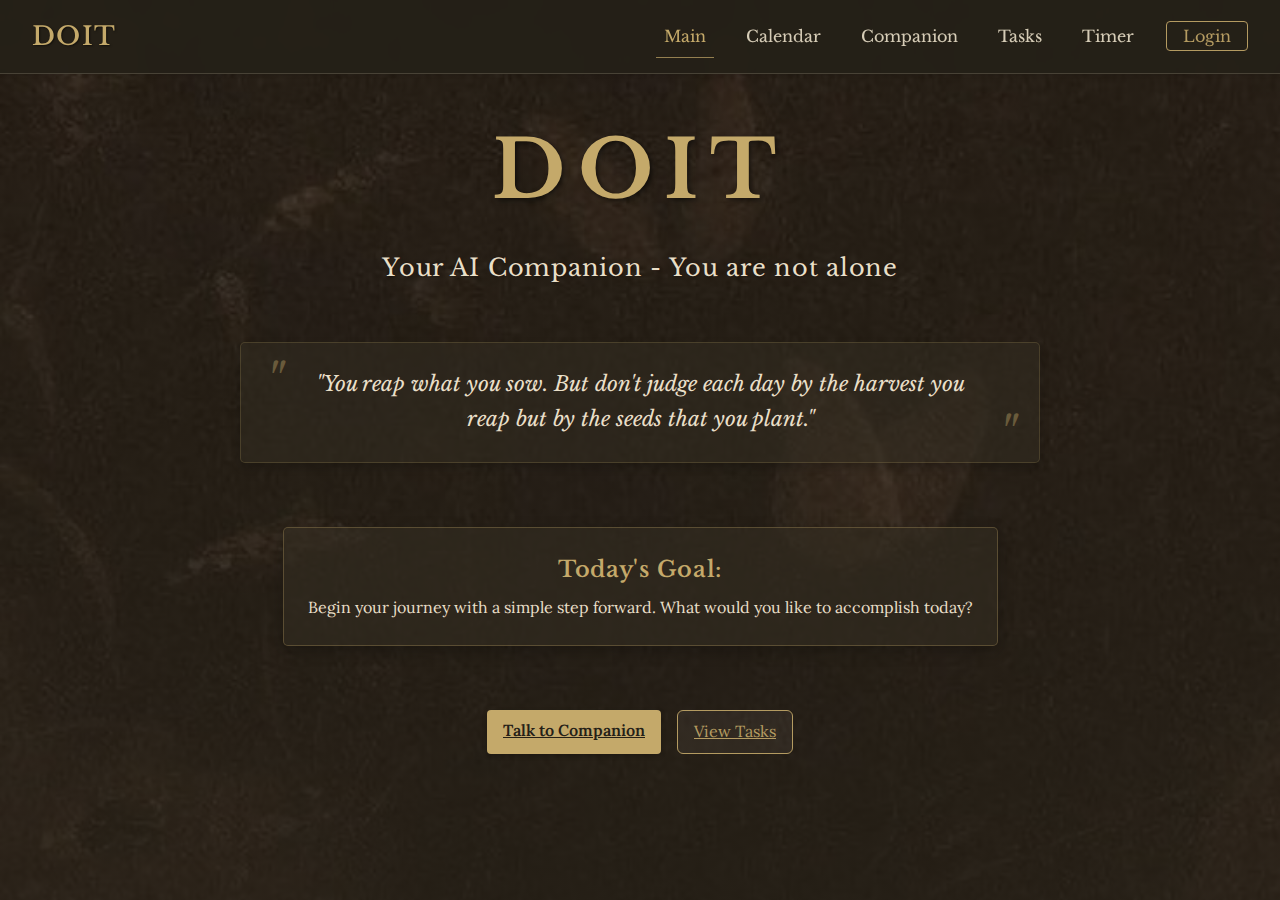
<file: index.html>
<!DOCTYPE html>
<html lang="en">
<head>
    <meta charset="UTF-8">
    <meta name="viewport" content="width=device-width, initial-scale=1.0">
    <title>DOIT - Your AI Companion</title>
    <link rel="stylesheet" href="https://fonts.googleapis.com/css2?family=Libre+Baskerville:wght@400;700&family=Lora:wght@400;500;600&display=swap">
    <link rel="stylesheet" href="css/style.css">
    <link rel="stylesheet" href="https://cdnjs.cloudflare.com/ajax/libs/font-awesome/6.4.0/css/all.min.css"></head>
<body>
    <div class="hero-image">
        <nav class="navbar">
            <div class="nav-logo">DOIT</div>
            <ul class="nav-links">
                <li class="nav-item"><a href="index.html" class="active">Main</a></li>
                <li class="nav-item"><a href="calendar.html">Calendar</a></li>
                <li class="nav-item"><a href="companion.html">Companion</a></li>
                <li class="nav-item"><a href="tasks.html">Tasks</a></li>
                <li class="nav-item"><a href="timer.html">Timer</a></li>
                <li class="nav-item"><a href="login.html" class="login-link">Login</a></li>
            </ul>
        </nav>

        <div class="main-content">
            <div class="hero-content">
                <h1 class="main-title">DOIT</h1>
                <h2 class="subtitle">Your AI Companion - You are not alone</h2>
                
                <div class="quote-container">
                    <blockquote>
                        "You reap what you sow. But don't judge each day by the harvest you reap but by the seeds that you plant."
                    </blockquote>
                </div>
                
                <div class="todays-goal">
                    <h3>Today's Goal:</h3>
                    <p id="goal-text">Begin your journey with a simple step forward. What would you like to accomplish today?</p>
                </div>
                
                <div class="action-buttons">
                    <a href="companion.html" class="btn primary-btn">Talk to Companion</a>
                    <a href="tasks.html" class="btn secondary-btn">View Tasks</a>
                </div>
            </div>
        </div>
    </div>

    <script src="js/app.js"></script>
    <script src="js/web-notifications.js"></script>
</body>
</html>
</file>
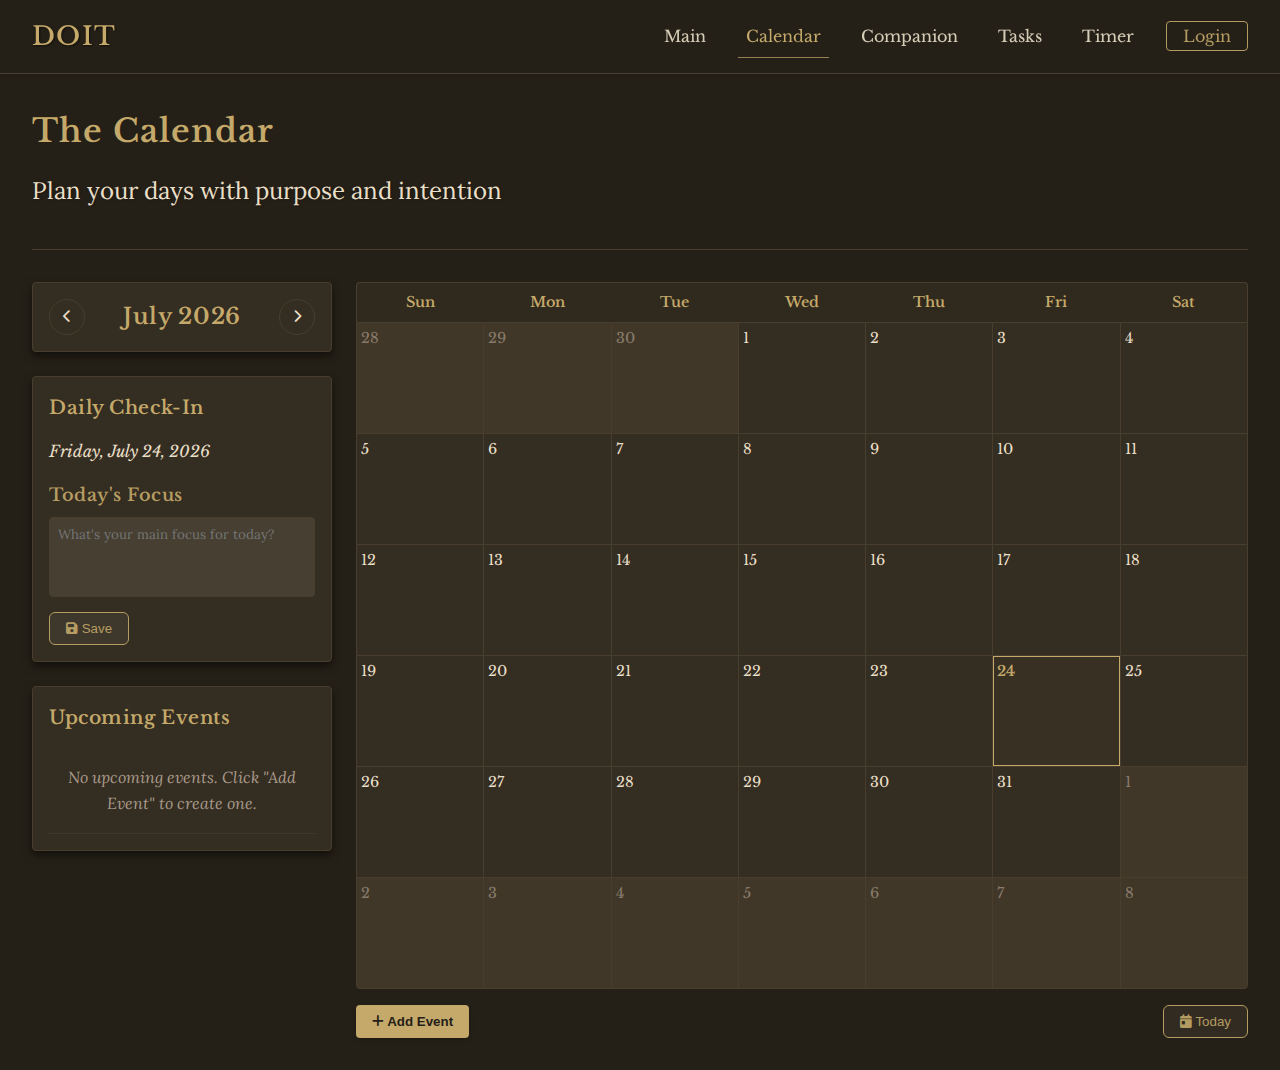
<file: calendar.html>
<!DOCTYPE html>
<html lang="en">
<head>
    <meta charset="UTF-8">
    <meta name="viewport" content="width=device-width, initial-scale=1.0">
    <title>DOIT - Calendar</title>
    <link rel="stylesheet" href="https://fonts.googleapis.com/css2?family=Libre+Baskerville:wght@400;700&family=Lora:wght@400;500;600&display=swap">
    <link rel="stylesheet" href="css/style.css">
    <link rel="stylesheet" href="https://cdnjs.cloudflare.com/ajax/libs/font-awesome/6.4.0/css/all.min.css">
</head>
<body>
    <div class="page-container">
        <nav class="navbar">
            <div class="nav-logo">DOIT</div>
            <ul class="nav-links">
                <li class="nav-item"><a href="index.html">Main</a></li>
                <li class="nav-item"><a href="calendar.html" class="active">Calendar</a></li>
                <li class="nav-item"><a href="companion.html">Companion</a></li>
                <li class="nav-item"><a href="tasks.html">Tasks</a></li>
                <li class="nav-item"><a href="timer.html">Timer</a></li>
                <li class="nav-item"><a href="login.html" class="login-link">Login</a></li>
            </ul>
        </nav>

        <div class="page-content">
            <div class="page-header">
                <h1>The Calendar</h1>
                <p class="subtitle">Plan your days with purpose and intention</p>
            </div>

            <div class="calendar-container">
                <div class="calendar-sidebar">
                    <div class="month-selector">
                        <button id="prevMonth" class="month-nav-btn">
                            <i class="fas fa-chevron-left"></i>
                        </button>
                        <h2 id="currentMonth">May 2025</h2>
                        <button id="nextMonth" class="month-nav-btn">
                            <i class="fas fa-chevron-right"></i>
                        </button>
                    </div>

                    <div class="daily-check-in">
                        <h3>Daily Check-In</h3>
                        <div class="check-in-date">Tuesday, May 20, 2025</div>
                        
                
                        
                        <div class="daily-goals">
                            <h4>Today's Focus</h4>
                            <textarea id="dailyFocus" placeholder="What's your main focus for today?"></textarea>
                            <button id="saveFocus" class="btn secondary-btn">
                                <i class="fas fa-save"></i> Save
                            </button>
                        </div>
                    </div>

                    <div class="upcoming-events">
                        <h3>Upcoming Events</h3>
                        <ul id="upcomingEventsList" class="event-list">
                            <li class="event-item">
                                <div class="event-date">May 22</div>
                                <div class="event-content">
                                    <div class="event-title">Study Group Meeting</div>
                                    <div class="event-time">3:00 PM - 5:00 PM</div>
                                </div>
                            </li>
                            <li class="event-item">
                                <div class="event-date">May 25</div>
                                <div class="event-content">
                                    <div class="event-title">Essay Due: Literature Analysis</div>
                                    <div class="event-time">11:59 PM</div>
                                </div>
                            </li>
                            <li class="event-item empty-message">No more upcoming events.</li>
                        </ul>
                    </div>
                </div>

                <div class="calendar-main">
                    <div class="calendar-header">
                        <div class="weekday">Sun</div>
                        <div class="weekday">Mon</div>
                        <div class="weekday">Tue</div>
                        <div class="weekday">Wed</div>
                        <div class="weekday">Thu</div>
                        <div class="weekday">Fri</div>
                        <div class="weekday">Sat</div>
                    </div>
                    
                    <div class="calendar-grid" id="calendarGrid">
                        <!-- Calendar days will be generated by JavaScript -->
                    </div>
                    
                    <div class="calendar-actions">
                        <button id="addEventBtn" class="btn primary-btn">
                            <i class="fas fa-plus"></i> Add Event
                        </button>
                        <button id="todayBtn" class="btn secondary-btn">
                            <i class="fas fa-calendar-day"></i> Today
                        </button>
                    </div>
                </div>
            </div>
        </div>
    </div>

    <!-- Add Event Modal -->
    <div class="modal" id="addEventModal">
        <div class="modal-background"></div>
        <div class="modal-content">
            <div class="modal-card">
                <header class="modal-card-head">
                    <h2>Add New Event</h2>
                    <button class="modal-close" id="closeEventModal">&times;</button>
                </header>
                <section class="modal-card-body">
                    <div class="form-group">
                        <label for="eventTitle">Event Title</label>
                        <input type="text" id="eventTitle" placeholder="Enter event title...">
                    </div>
                    <div class="form-group">
                        <label for="eventDate">Date</label>
                        <input type="date" id="eventDate">
                    </div>
                    <div class="form-group">
                        <label for="eventStartTime">Start Time</label>
                        <input type="time" id="eventStartTime">
                    </div>
                    <div class="form-group">
                        <label for="eventEndTime">End Time (Optional)</label>
                        <input type="time" id="eventEndTime">
                    </div>
                    <div class="form-group">
                        <label for="eventDescription">Description (Optional)</label>
                        <textarea id="eventDescription" placeholder="Add event details..."></textarea>
                    </div>
                    <div class="form-group">
                        <label for="eventNotify">Notification</label>
                        <select id="eventNotify">
                            <option value="none">None</option>
                            <option value="15min">15 minutes before</option>
                            <option value="30min">30 minutes before</option>
                            <option value="1hour">1 hour before</option>
                            <option value="1day">1 day before</option>
                        </select>
                    </div>
                </section>
                <footer class="modal-card-foot">
                    <button id="saveEvent" class="btn primary-btn">Add Event</button>
                    <button id="cancelEvent" class="btn secondary-btn">Cancel</button>
                    <button id="aiSuggestEvent" class="btn ai-btn">Ask AI to Suggest Time</button>
                </footer>
            </div>
        </div>
    </div>

    <!-- Event Details Modal -->
    <div class="modal" id="eventDetailsModal">
        <div class="modal-background"></div>
        <div class="modal-content">
            <div class="modal-card">
                <header class="modal-card-head">
                    <h2 id="detailsEventTitle">Event Title</h2>
                    <button class="modal-close" id="closeDetailsModal">&times;</button>
                </header>
                <section class="modal-card-body">
                    <div class="event-details">
                        <div class="detail-item">
                            <span class="detail-label"><i class="fas fa-calendar"></i> Date:</span>
                            <span id="detailsEventDate" class="detail-value">May 20, 2025</span>
                        </div>
                        <div class="detail-item">
                            <span class="detail-label"><i class="fas fa-clock"></i> Time:</span>
                            <span id="detailsEventTime" class="detail-value">3:00 PM - 5:00 PM</span>
                        </div>
                        <div class="detail-item">
                            <span class="detail-label"><i class="fas fa-bell"></i> Notification:</span>
                            <span id="detailsEventNotify" class="detail-value">15 minutes before</span>
                        </div>
                        <div class="detail-item description">
                            <span class="detail-label"><i class="fas fa-align-left"></i> Description:</span>
                            <div id="detailsEventDescription" class="detail-value">
                                Discuss final project and essay requirements.
                            </div>
                        </div>
                    </div>
                </section>
                <footer class="modal-card-foot">
                    <button id="editEvent" class="btn secondary-btn">Edit</button>
                    <button id="deleteEvent" class="btn delete-btn">Delete</button>
                </footer>
            </div>
        </div>
    </div>

    <script src="js/app.js"></script>
    <script src="js/calendar.js"></script>
    <script src="js/web-notifications.js"></script>
</body>
</html>
</file>
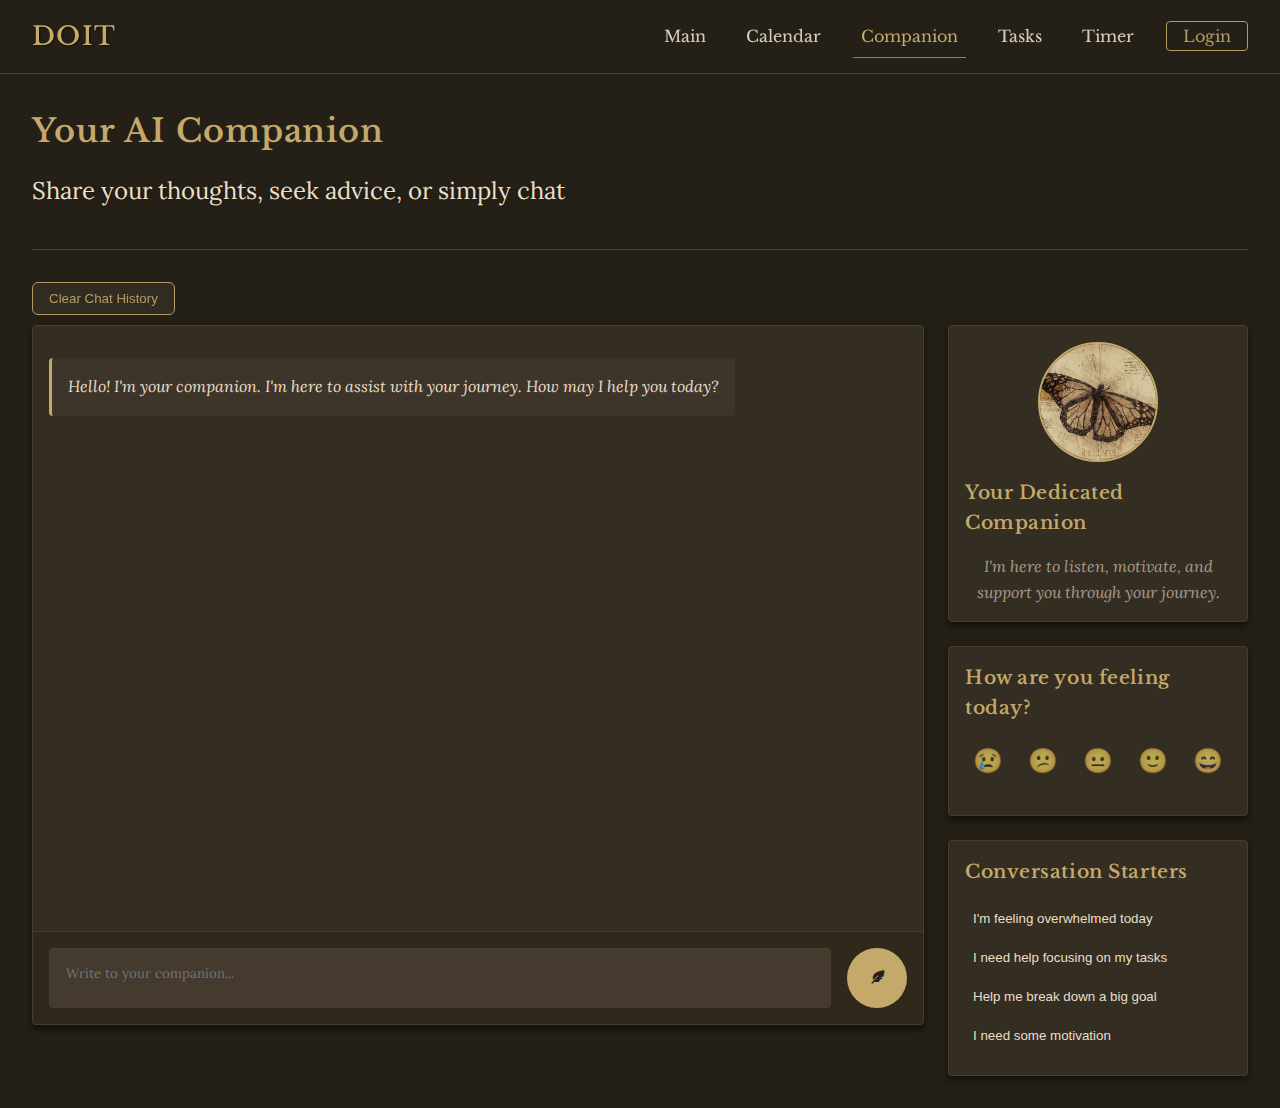
<file: companion.html>
<!DOCTYPE html>
<html lang="en">
<head>
    <meta charset="UTF-8">
    <meta name="viewport" content="width=device-width, initial-scale=1.0">
    <title>DOIT - AI Companion</title>
    <link rel="stylesheet" href="https://fonts.googleapis.com/css2?family=Libre+Baskerville:wght@400;700&family=Lora:wght@400;500;600&display=swap">
    <link rel="stylesheet" href="css/style.css">

<link rel="stylesheet" href="https://cdnjs.cloudflare.com/ajax/libs/font-awesome/6.4.0/css/all.min.css"></head>
<body>
    <div class="page-container">
        <nav class="navbar">
            <div class="nav-logo">DOIT</div>
            <ul class="nav-links">
                <li class="nav-item"><a href="index.html">Main</a></li>
                <li class="nav-item"><a href="calendar.html">Calendar</a></li>
                <li class="nav-item"><a href="companion.html" class="active">Companion</a></li>
                <li class="nav-item"><a href="tasks.html">Tasks</a></li>
                <li class="nav-item"><a href="timer.html">Timer</a></li>
                <li class="nav-item"><a href="login.html" class="login-link">Login</a></li>
            </ul>
        </nav>

        <div class="page-content">
            <div class="page-header">
                <h1>Your AI Companion</h1>
                <p class="subtitle">Share your thoughts, seek advice, or simply chat</p>
            </div>
            
<button id="clearChatBtn" class="btn secondary-btn" style="margin-bottom: 10px;">Clear Chat History</button>

            <div class="companion-container">
                <div class="chat-area">
                    <div class="chat-messages" id="chatMessages">
                        <div class="message companion-message">
                            <div class="message-content">
                                <p>Hi! I'm here to assist with your plans. How can I help today?</p>
                            </div>
                        </div>
                    </div>
                    <div class="chat-input-area">
                        <textarea id="messageInput" placeholder="Write to your companion..."></textarea>
                        <button id="sendMessage" class="send-btn">
                            <i class="fas fa-feather-alt"></i>
                        </button>
                    </div>
                </div>
                
                <div class="companion-sidebar">
                    <div class="companion-profile">
                        <div class="profile-image">
                            <img src="assets/images/companion-portrait.jpg" alt="Companion portrait">
                        </div>
                        <h3>Your Dedicated Companion</h3>
                        <p class="companion-description">I'm here to listen, motivate, and support you through your journey.</p>
                    </div>
                    
                    <div class="mood-check">
                        <h3>How are you feeling today?</h3>
                        <div class="mood-buttons">
                            <button class="mood-btn" data-mood="terrible">😢</button>
                            <button class="mood-btn" data-mood="bad">😕</button>
                            <button class="mood-btn" data-mood="neutral">😐</button>
                            <button class="mood-btn" data-mood="good">🙂</button>
                            <button class="mood-btn" data-mood="great">😄</button>
                        </div>
                    </div>
                    
                    <div class="suggestion-box">
                        <h3>Conversation Starters</h3>
                        <ul class="suggestion-list">
                            <li><button class="suggestion-btn" data-message="I'm feeling overwhelmed today.">I'm feeling overwhelmed today</button></li>
                            <li><button class="suggestion-btn" data-message="I need help focusing on my tasks.">I need help focusing on my tasks</button></li>
                            <li><button class="suggestion-btn" data-message="Can you help me break down a big goal?">Help me break down a big goal</button></li>
                            <li><button class="suggestion-btn" data-message="I need some motivation.">I need some motivation</button></li>
                        </ul>
                    </div>
                </div>
            </div>
        </div>
    </div>

    <script src="js/app.js"></script>
    <script src="js/chat.js"></script>
<script src="js/web-notifications.js"></script>
    
</body>
</html>
</file>
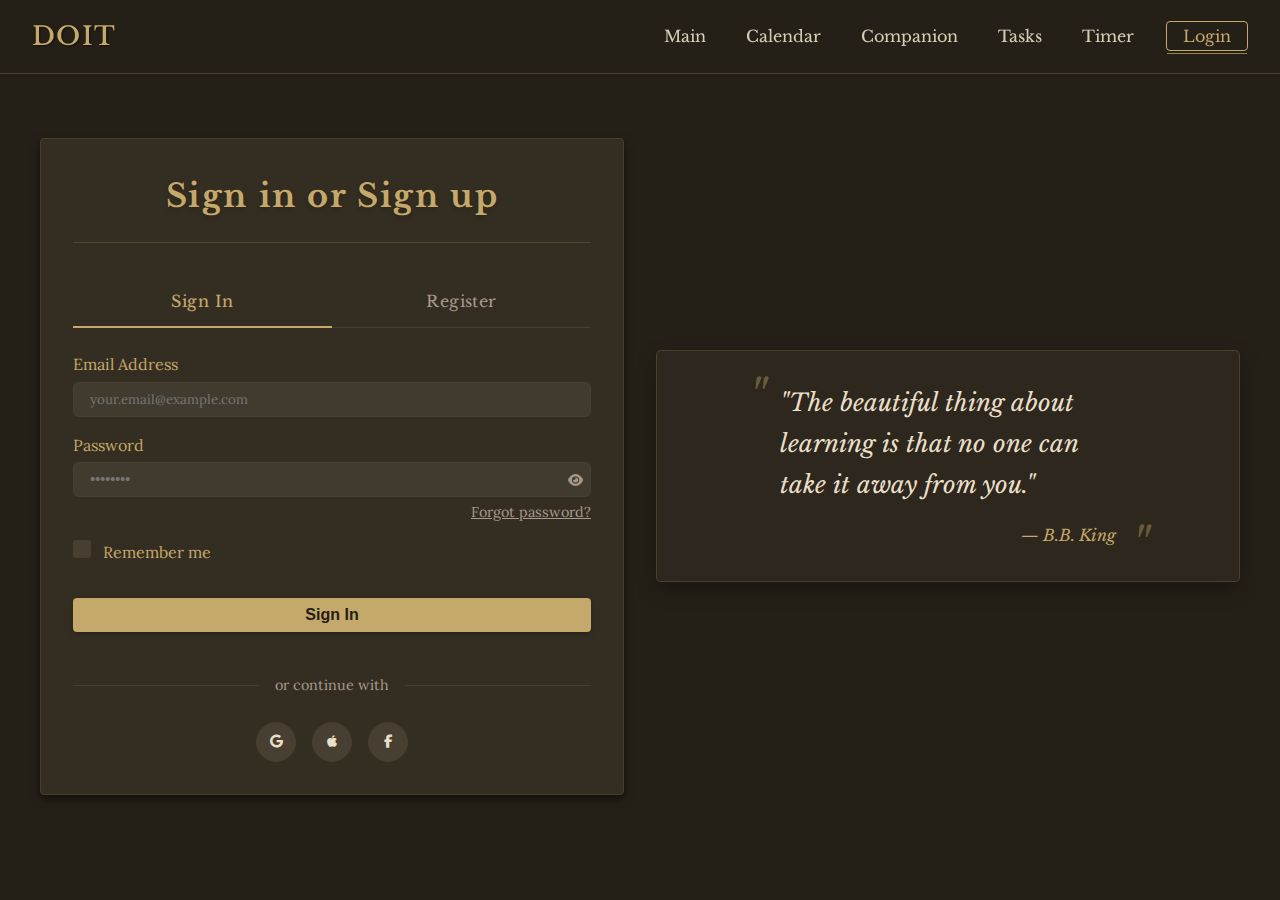
<file: login.html>
<!DOCTYPE html>
<html lang="en">
<head>
    <meta charset="UTF-8">
    <meta name="viewport" content="width=device-width, initial-scale=1.0">
    <title>DOIT - Login</title>
    <link rel="stylesheet" href="https://fonts.googleapis.com/css2?family=Libre+Baskerville:wght@400;700&family=Lora:wght@400;500;600&display=swap">
    <link rel="stylesheet" href="css/style.css">
    <link rel="stylesheet" href="https://cdnjs.cloudflare.com/ajax/libs/font-awesome/6.4.0/css/all.min.css"></head>
<body>
    <div class="page-container">
        <nav class="navbar">
            <div class="nav-logo">DOIT</div>
            <ul class="nav-links">
                <li class="nav-item"><a href="index.html">Main</a></li>
                <li class="nav-item"><a href="calendar.html">Calendar</a></li>
                <li class="nav-item"><a href="companion.html">Companion</a></li>
                <li class="nav-item"><a href="tasks.html">Tasks</a></li>
                <li class="nav-item"><a href="timer.html">Timer</a></li>
                <li class="nav-item"><a href="login.html" class="login-link active">Login</a></li>
            </ul>
        </nav>

        <div class="page-content">
            <div class="login-container">
                <div class="login-card">
                    <div class="login-header">
                        <h1>Sign in or Sign up</h1>
                    </div>
                    
                    <div class="auth-tabs">
                        <button class="auth-tab active" data-tab="login">Sign In</button>
                        <button class="auth-tab" data-tab="register">Register</button>
                    </div>
                    
                    <div class="auth-content">

                        <form id="loginForm" class="auth-form active">
                            <div class="form-group">
                                <label for="loginEmail">Email Address</label>
                                <input type="email" id="loginEmail" placeholder="your.email@example.com" required>
                            </div>
                            
                            <div class="form-group">
                                <label for="loginPassword">Password</label>
                                <div class="password-input">
                                    <input type="password" id="loginPassword" placeholder="••••••••" required>
                                    <button type="button" class="toggle-password">
                                        <i class="fas fa-eye"></i>
                                    </button>
                                </div>
                                <div class="forgot-password">
                                    <a href="#">Forgot password?</a>
                                </div>
                            </div>
                            
                            <div class="form-group remember-me">
                                <label class="checkbox-label">
                                    <input type="checkbox" id="rememberMe">
                                    <span class="checkbox-custom"></span>
                                    Remember me
                                </label>
                            </div>
                            
                            <button type="submit" class="btn primary-btn login-btn">
                                Sign In
                            </button>
                            
                            <div class="divider">
                                <span>or continue with</span>
                            </div>
                            
                            <div class="social-login">
                                <button type="button" class="social-btn google-btn">
                                    <i class="fab fa-google"></i>
                                </button>
                                <button type="button" class="social-btn apple-btn">
                                    <i class="fab fa-apple"></i>
                                </button>
                                <button type="button" class="social-btn facebook-btn">
                                    <i class="fab fa-facebook-f"></i>
                                </button>
                            </div>
                        </form>
                        
                        <!-- Register Form -->
                        <form id="registerForm" class="auth-form">
                            <div class="form-group">
                                <label for="registerName">Full Name</label>
                                <input type="text" id="registerName" placeholder="Your Name" required>
                            </div>
                            
                            <div class="form-group">
                                <label for="registerEmail">Email Address</label>
                                <input type="email" id="registerEmail" placeholder="your.email@example.com" required>
                            </div>
                            
                            <div class="form-group">
                                <label for="registerPassword">Password</label>
                                <div class="password-input">
                                    <input type="password" id="registerPassword" placeholder="••••••••" required>
                                    <button type="button" class="toggle-password">
                                        <i class="fas fa-eye"></i>
                                    </button>
                                </div>
                                <div class="password-strength">
                                    <div class="strength-meter">
                                        <div class="strength-segment"></div>
                                        <div class="strength-segment"></div>
                                        <div class="strength-segment"></div>
                                        <div class="strength-segment"></div>
                                    </div>
                                    <span class="strength-text">Password strength</span>
                                </div>
                            </div>
                            
                            <div class="form-group terms-agreement">
                                <label class="checkbox-label">
                                    <input type="checkbox" id="agreeTerms" required>
                                    <span class="checkbox-custom"></span>
                                    I agree to the <a href="#">Terms of Service</a> and <a href="#">Privacy Policy</a>
                                </label>
                            </div>
                            
                            <button type="submit" class="btn primary-btn register-btn">
                                Create Account
                            </button>
                        </form>
                    </div>
                </div>
                
                <div class="login-quote">
                    <blockquote>
                        "The beautiful thing about learning is that no one can take it away from you."
                        <cite>— B.B. King</cite>
                    </blockquote>
                </div>
            </div>
        </div>
    </div>
    
    <script src="js/app.js"></script>
    <script src="js/login.js"></script>
    <script src="js/web-notifications.js"></script>
</body>
</html>
</file>
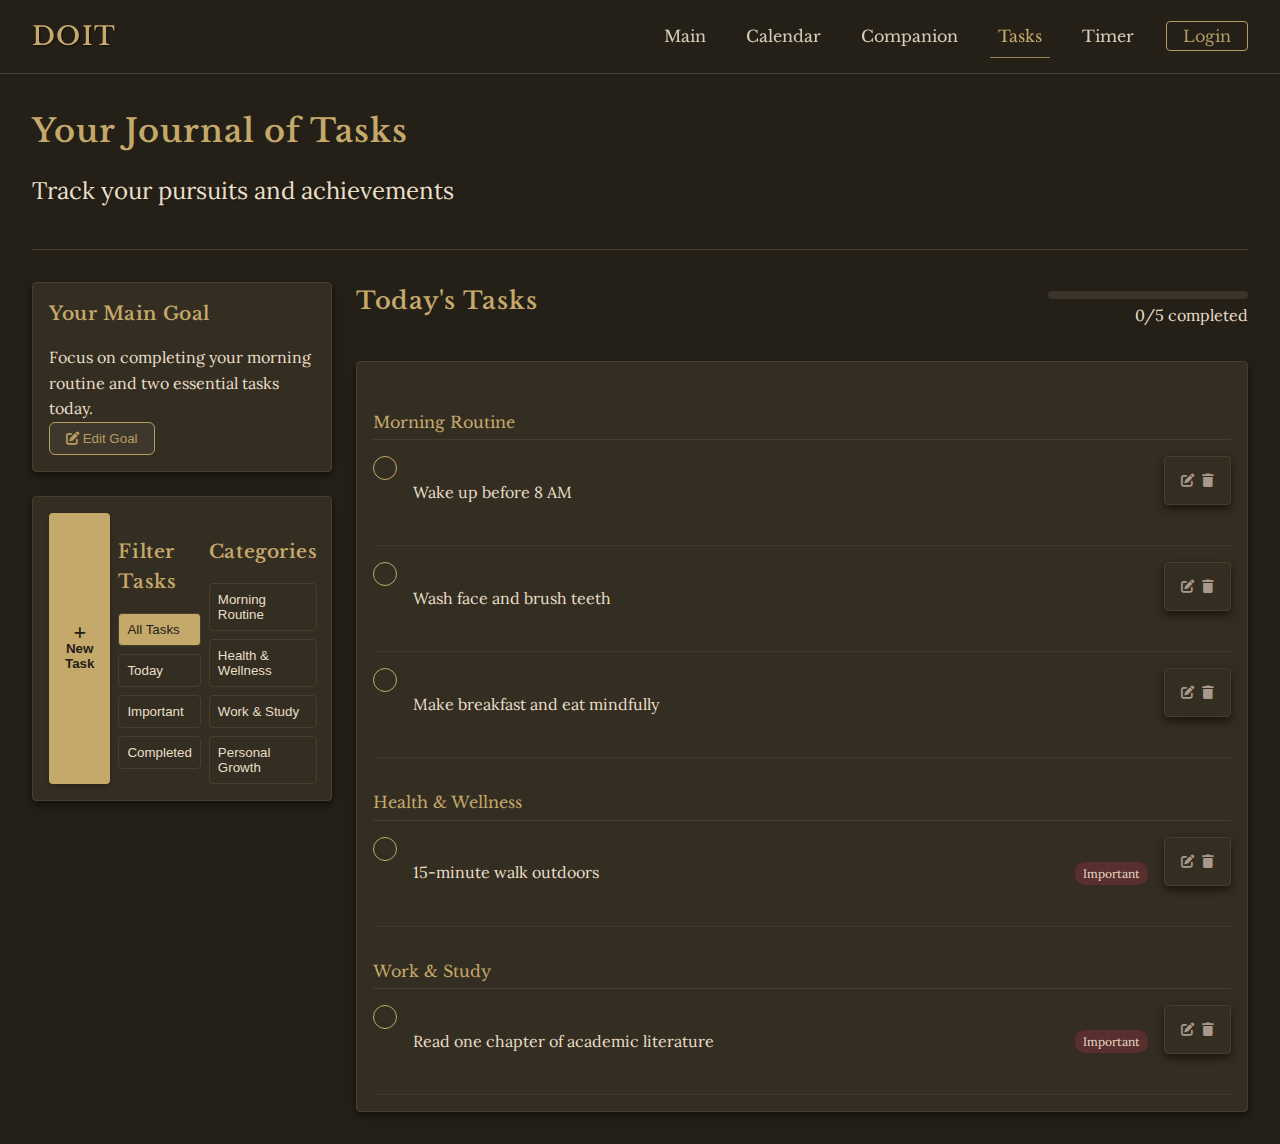
<file: tasks.html>
<!DOCTYPE html>
<html lang="en">
<head>
    <meta charset="UTF-8">
    <meta name="viewport" content="width=device-width, initial-scale=1.0">
    <title>DOIT - Tasks Journal</title>
    <link rel="stylesheet" href="https://fonts.googleapis.com/css2?family=Libre+Baskerville:wght@400;700&family=Lora:wght@400;500;600&display=swap">
    <link rel="stylesheet" href="css/style.css">
    <link rel="stylesheet" href="https://cdnjs.cloudflare.com/ajax/libs/font-awesome/6.4.0/css/all.min.css"></head>
<body>
    <div class="page-container">
        <nav class="navbar">
            <div class="nav-logo">DOIT</div>
            <ul class="nav-links">
                <li class="nav-item"><a href="index.html">Main</a></li>
                <li class="nav-item"><a href="calendar.html">Calendar</a></li>
                <li class="nav-item"><a href="companion.html">Companion</a></li>
                <li class="nav-item"><a href="tasks.html" class="active">Tasks</a></li>
                <li class="nav-item"><a href="timer.html">Timer</a></li>
                <li class="nav-item"><a href="login.html" class="login-link">Login</a></li>
            </ul>
        </nav>

        <div class="page-content">
            <div class="page-header">
                <h1>Your Journal of Tasks</h1>
                <p class="subtitle">Track your pursuits and achievements</p>
            </div>

            <div class="tasks-container">
                <div class="tasks-sidebar">
                    <div class="goal-section">
                        <h3>Your Main Goal</h3>
                        <p id="mainGoal">Focus on completing your morning routine and two essential tasks today.</p>
                        <button id="editGoal" class="btn secondary-btn">
                            <i class="fas fa-edit"></i> Edit Goal
                        </button>
                    </div>

                    <div class="task-actions">
                        <button id="addTaskBtn" class="btn primary-btn">
                            <i class="fas fa-plus"></i> New Task
                        </button>
                        
                        <div class="task-filters">
                            <h3>Filter Tasks</h3>
                            <div class="filter-options">
                                <button class="filter-btn active" data-filter="all">All Tasks</button>
                                <button class="filter-btn" data-filter="today">Today</button>
                                <button class="filter-btn" data-filter="important">Important</button>
                                <button class="filter-btn" data-filter="completed">Completed</button>
                            </div>
                        </div>

                        <div class="task-categories">
                            <h3>Categories</h3>
                            <div class="category-options">
                                <button class="category-btn" data-category="morning">Morning Routine</button>
                                <button class="category-btn" data-category="health">Health & Wellness</button>
                                <button class="category-btn" data-category="work">Work & Study</button>
                                <button class="category-btn" data-category="personal">Personal Growth</button>
                            </div>
                        </div>
                    </div>
                </div>

                <div class="tasks-main">
                    <div class="tasks-header">
                        <h2>Today's Tasks</h2>
                        <div class="progress-container">
                            <div class="progress-bar">
                                <div class="progress-fill" id="taskProgress" style="width: 25%;"></div>
                            </div>
                            <span class="progress-text">2/8 completed</span>
                        </div>
                    </div>

                    <div class="task-list-container">
                        <ul class="task-list" id="mainTaskList">
                            <!-- Morning Routine Category -->
                            <li class="task-category-header">Morning Routine</li>
                            <li class="task-item">
                                <label class="task-checkbox">
                                    <input type="checkbox" checked>
                                    <span class="checkmark"></span>
                                </label>
                                <div class="task-content">
                                    <span class="task-text">Wake up before 8 AM</span>
                                    <div class="task-actions">
                                        <button class="task-action-btn" title="Edit">
                                            <i class="fas fa-edit"></i>
                                        </button>
                                        <button class="task-action-btn" title="Delete">
                                            <i class="fas fa-trash"></i>
                                        </button>
                                    </div>
                                </div>
                            </li>
                            <li class="task-item">
                                <label class="task-checkbox">
                                    <input type="checkbox" checked>
                                    <span class="checkmark"></span>
                                </label>
                                <div class="task-content">
                                    <span class="task-text">Wash face and brush teeth</span>
                                    <div class="task-actions">
                                        <button class="task-action-btn" title="Edit">
                                            <i class="fas fa-edit"></i>
                                        </button>
                                        <button class="task-action-btn" title="Delete">
                                            <i class="fas fa-trash"></i>
                                        </button>
                                    </div>
                                </div>
                            </li>
                            <li class="task-item">
                                <label class="task-checkbox">
                                    <input type="checkbox">
                                    <span class="checkmark"></span>
                                </label>
                                <div class="task-content">
                                    <span class="task-text">Make breakfast and eat mindfully</span>
                                    <div class="task-actions">
                                        <button class="task-action-btn" title="Edit">
                                            <i class="fas fa-edit"></i>
                                        </button>
                                        <button class="task-action-btn" title="Delete">
                                            <i class="fas fa-trash"></i>
                                        </button>
                                    </div>
                                </div>
                            </li>

                            <!-- Work & Study Category -->
                            <li class="task-category-header">Work & Study</li>
                            <li class="task-item important">
                                <label class="task-checkbox">
                                    <input type="checkbox">
                                    <span class="checkmark"></span>
                                </label>
                                <div class="task-content">
                                    <span class="task-text">Read one chapter of academic literature</span>
                                    <span class="task-badge">Important</span>
                                    <div class="task-actions">
                                        <button class="task-action-btn" title="Edit">
                                            <i class="fas fa-edit"></i>
                                        </button>
                                        <button class="task-action-btn" title="Delete">
                                            <i class="fas fa-trash"></i>
                                        </button>
                                    </div>
                                </div>
                            </li>
                            <li class="task-item">
                                <label class="task-checkbox">
                                    <input type="checkbox">
                                    <span class="checkmark"></span>
                                </label>
                                <div class="task-content">
                                    <span class="task-text">Complete two Pomodoro sessions on project</span>
                                    <div class="task-actions">
                                        <button class="task-action-btn" title="Edit">
                                            <i class="fas fa-edit"></i>
                                        </button>
                                        <button class="task-action-btn" title="Delete">
                                            <i class="fas fa-trash"></i>
                                        </button>
                                    </div>
                                </div>
                            </li>

                            <!-- Health & Wellness Category -->
                            <li class="task-category-header">Health & Wellness</li>
                            <li class="task-item important">
                                <label class="task-checkbox">
                                    <input type="checkbox">
                                    <span class="checkmark"></span>
                                </label>
                                <div class="task-content">
                                    <span class="task-text">15-minute walk outdoors</span>
                                    <span class="task-badge">Important</span>
                                    <div class="task-actions">
                                        <button class="task-action-btn" title="Edit">
                                            <i class="fas fa-edit"></i>
                                        </button>
                                        <button class="task-action-btn" title="Delete">
                                            <i class="fas fa-trash"></i>
                                        </button>
                                    </div>
                                </div>
                            </li>
                            <li class="task-item">
                                <label class="task-checkbox">
                                    <input type="checkbox">
                                    <span class="checkmark"></span>
                                </label>
                                <div class="task-content">
                                    <span class="task-text">Drink 8 glasses of water</span>
                                    <div class="task-actions">
                                        <button class="task-action-btn" title="Edit">
                                            <i class="fas fa-edit"></i>
                                        </button>
                                        <button class="task-action-btn" title="Delete">
                                            <i class="fas fa-trash"></i>
                                        </button>
                                    </div>
                                </div>
                            </li>
                        </ul>
                    </div>
                </div>
            </div>
        </div>
    </div>

    <!-- Add Task Modal -->
    <div class="modal" id="addTaskModal">
        <div class="modal-background"></div>
        <div class="modal-content">
            <div class="modal-card">
                <header class="modal-card-head">
                    <h2>New Task</h2>
                    <button class="modal-close" id="closeTaskModal">&times;</button>
                </header>
                <section class="modal-card-body">
                    <div class="form-group">
                        <label for="taskTitle">What would you like to accomplish?</label>
                        <input type="text" id="taskTitle" placeholder="Enter your task...">
                    </div>
                    <div class="form-group">
                        <label for="taskCategory">Category</label>
                        <select id="taskCategory">
                            <option value="morning">Morning Routine</option>
                            <option value="health">Health & Wellness</option>
                            <option value="work">Work & Study</option>
                            <option value="personal">Personal Growth</option>
                        </select>
                    </div>
                    <div class="form-group">
                        <label for="taskImportance">Importance</label>
                        <select id="taskImportance">
                            <option value="normal">Normal</option>
                            <option value="important">Important</option>
                        </select>
                    </div>
                    <div class="form-group">
                        <label for="taskNotes">Additional Notes</label>
                        <textarea id="taskNotes" placeholder="Any context or details..."></textarea>
                    </div>
                </section>
                <footer class="modal-card-foot">
                    <button id="saveTask" class="btn primary-btn">Add Task</button>
                    <button id="cancelTask" class="btn secondary-btn">Cancel</button>
                    <button id="aiGenerateTask" class="btn ai-btn">Ask AI to Generate</button>
                </footer>
            </div>
        </div>
    </div>

    <script src="js/app.js"></script>
    <script src="js/tasks.js"></script>
    <script src="js/web-notifications.js"></script>
</body>
</html>
</file>
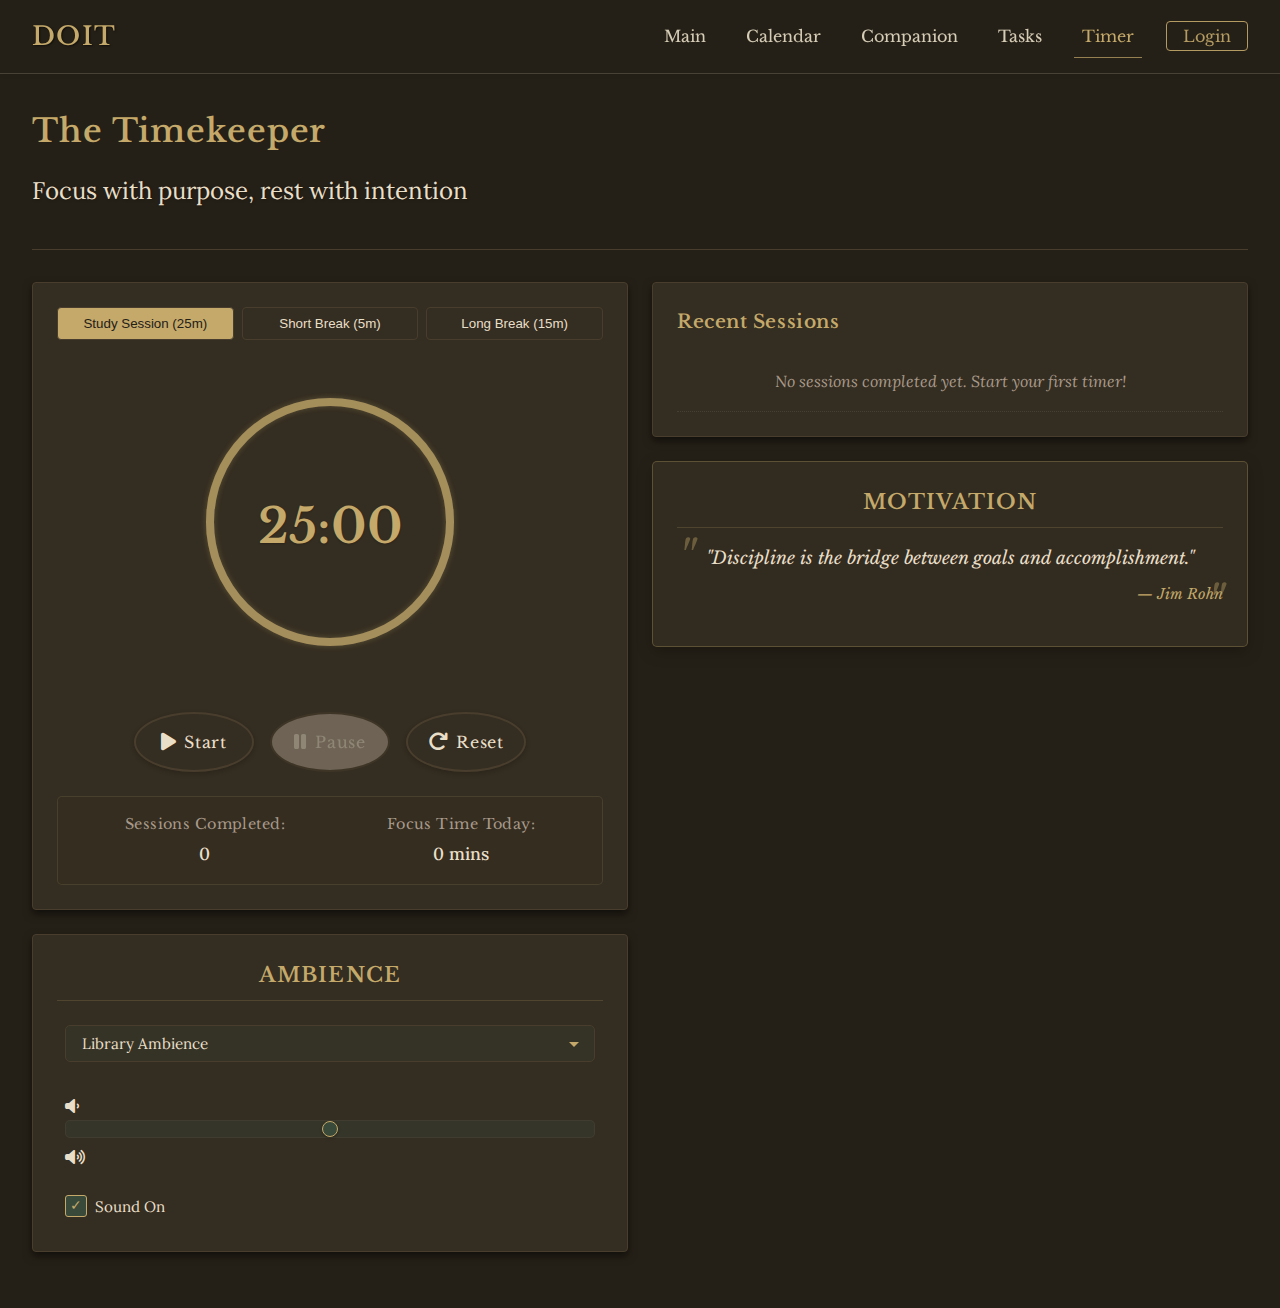
<file: timer.html>
<!DOCTYPE html>
<html lang="en">
<head>
    <meta charset="UTF-8">
    <meta name="viewport" content="width=device-width, initial-scale=1.0">
    <title>DOIT - Pomodoro Timer</title>
    <link rel="stylesheet" href="https://fonts.googleapis.com/css2?family=Libre+Baskerville:wght@400;700&family=Lora:wght@400;500;600&display=swap">
    <link rel="stylesheet" href="css/style.css">
    <link rel="stylesheet" href="https://cdnjs.cloudflare.com/ajax/libs/font-awesome/6.4.0/css/all.min.css"></head>
<body>
    <div class="page-container">
        <nav class="navbar">
            <div class="nav-logo">DOIT</div>
            <ul class="nav-links">
                <li class="nav-item"><a href="index.html">Main</a></li>
                <li class="nav-item"><a href="calendar.html">Calendar</a></li>
                <li class="nav-item"><a href="companion.html">Companion</a></li>
                <li class="nav-item"><a href="tasks.html">Tasks</a></li>
                <li class="nav-item"><a href="timer.html" class="active">Timer</a></li>
                <li class="nav-item"><a href="login.html" class="login-link">Login</a></li>
            </ul>
        </nav>

        <div class="page-content">
            <div class="page-header">
                <h1>The Timekeeper</h1>
                <p class="subtitle">Focus with purpose, rest with intention</p>
            </div>

            <div class="timer-container">
                <div class="timer-column">
                    <div class="timer-card">
                        <div class="timer-type-selector">
                            <button class="timer-type-btn active" data-time="25">
                                Study Session (25m)
                            </button>
                            <button class="timer-type-btn" data-time="5">
                                Short Break (5m)
                            </button>
                            <button class="timer-type-btn" data-time="15">
                                Long Break (15m)
                            </button>
                        </div>
                        
                        <div class="timer-clock">
                            <div class="timer-display" id="timerDisplay">25:00</div>
                            <div class="timer-progress-ring">
                                <svg class="progress-ring" width="300" height="300">
                                    <circle class="progress-ring-circle-bg" cx="150" cy="150" r="120" />
                                    <circle class="progress-ring-circle" id="progressRing" cx="150" cy="150" r="120" />
                                </svg>
                            </div>
                        </div>
                        
                        <div class="timer-controls">
                            <button class="timer-control-btn" id="startTimer">
                                <i class="fas fa-play"></i>
                                <span class="btn-text">Start</span>
                            </button>
                            <button class="timer-control-btn" id="pauseTimer" disabled>
                                <i class="fas fa-pause"></i>
                                <span class="btn-text">Pause</span>
                            </button>
                            <button class="timer-control-btn" id="resetTimer">
                                <i class="fas fa-redo"></i>
                                <span class="btn-text">Reset</span>
                            </button>
                        </div>
                        
                        <div class="timer-stats">
                            <div class="stat-item">
                                <span class="stat-label">Sessions Completed:</span>
                                <span class="stat-value" id="sessionCount">0</span>
                            </div>
                            <div class="stat-item">
                                <span class="stat-label">Focus Time Today:</span>
                                <span class="stat-value" id="focusTime">0 mins</span>
                            </div>
                        </div>
                    </div>
                    
                    <div class="sound-card">
                        <h3>Ambience</h3>
                        <div class="sound-controls">
                            <div class="sound-selector">
                                <select id="soundTheme">
                                    <option value="library">Library Ambience</option>
                                    <option value="rain">Rainy Window</option>
                                    <option value="fire">Fireplace</option>
                                    <option value="ocean">Waves</option>
                                    <option value="none">Silent Study</option>
                                </select>
                            </div>
                            
                            <div class="volume-control">
                                <i class="fas fa-volume-down"></i>
                                <input type="range" id="volumeSlider" min="0" max="100" value="50">
                                <i class="fas fa-volume-up"></i>
                            </div>
                            
                            <label class="sound-toggle">
                                <input type="checkbox" id="soundToggle" checked>
                                <span class="toggle-label">Sound On</span>
                            </label>
                        </div>
                    </div>
                </div>
                
                <div class="companion-column">
                    <div class="session-history-card">
                        <h3>Recent Sessions</h3>
                        <ul class="session-list" id="sessionHistory">
                            <li class="session-item empty-message">No sessions completed yet. Start your first timer!</li>
                        </ul>
                    </div>
                    
                    <div class="timer-quote-card">
                        <h3>Motivation</h3>
                        <blockquote>
                            "Discipline is the bridge between goals and accomplishment."
                            <cite>— Jim Rohn</cite>
                        </blockquote>
                    </div>
                </div>
            </div>
        </div>
    </div>

    <!-- Session Complete Modal -->
    <div class="modal" id="sessionCompleteModal">
        <div class="modal-background"></div>
        <div class="modal-content">
            <div class="modal-card">
                <header class="modal-card-head">
                    <h2>Session Complete!</h2>
                </header>
                <section class="modal-card-body">
                    <div class="session-complete-message">
                        <p>Well done! You've completed a study session.</p>
                        <p id="encouragementMessage">Your diligence today creates freedom tomorrow. Keep up the excellent work!</p>
                    </div>
                </section>
                <footer class="modal-card-foot">
                    <button id="startBreakBtn" class="btn primary-btn">Start Break</button>
                    <button id="continueWorkingBtn" class="btn secondary-btn">Continue Working</button>
                </footer>
            </div>
        </div>
    </div>

    <script src="js/app.js"></script>
    <script src="js/pomodoro.js"></script>
    <script src="js/web-notifications.js"></script>
</body>
</html>
</file>
<file: css/style.css>
.sound-card {
    background-color: rgba(52, 45, 33, 0.9);
    border: 1px solid rgba(196, 169, 106, 0.3);
    border-radius: 5px;
    padding: var(--spacing-lg);
    margin-bottom: var(--spacing-lg);
    box-shadow: 0 5px 15px rgba(0, 0, 0, 0.25);
}

.sound-card h3 {
    color: var(--color-gold);
    margin-bottom: var(--spacing-md);
    font-size: 1.3rem;
    text-transform: uppercase;
    letter-spacing: 0.05em;
    text-align: center;
    padding-bottom: var(--spacing-sm);
    border-bottom: 1px solid rgba(196, 169, 106, 0.2);
}

.sound-controls {
    padding: var(--spacing-sm);
}.timer-quote-card {
    background-color: rgba(52, 45, 33, 0.9);
    border: 1px solid rgba(196, 169, 106, 0.3);
    border-radius: 5px;
    padding: var(--spacing-lg);
    margin-bottom: var(--spacing-lg);
    box-shadow: 0 5px 15px rgba(0, 0, 0, 0.25);
}

.timer-quote-card h3 {
    color: var(--color-gold);
    margin-bottom: var(--spacing-md);
    font-size: 1.3rem;
    text-transform: uppercase;
    letter-spacing: 0.05em;
    text-align: center;
    padding-bottom: var(--spacing-sm);
    border-bottom: 1px solid rgba(196, 169, 106, 0.2);
}

.timer-quote-card blockquote {
    font-style: italic;
    color: var(--text-primary);
    text-align: center;
    font-size: 1.1rem;
    padding: 0;
    margin: var(--spacing-md) 0;
}

.timer-quote-card cite {
    display: block;
    text-align: right;
    color: var(--color-gold);
    font-size: 0.9rem;
    margin-top: var(--spacing-sm);
}


.progress-ring-circle {
    fill: none;
    stroke: var(--color-gold);
    stroke-width: 7;
    stroke-linecap: round;
    stroke-dasharray: 753.6; 
    stroke-dashoffset: 0;
    filter: drop-shadow(0 0 3px rgba(196, 169, 106, 0.4));
}

.timer-display {
    font-size: 3.2rem;
    font-family: 'Libre Baskerville', serif;
    color: var(--color-gold);
    position: absolute;
    z-index: 2;
    text-shadow: 0 2px 4px rgba(0, 0, 0, 0.25);
    font-weight: 600;
}
.navbar {
    background-color: var(--navbar-bg);
    padding: var(--spacing-md) var(--spacing-xl);
    display: flex;
    justify-content: space-between;
    align-items: center;
    position: sticky;
    top: 0;
    z-index: 100;
    border-bottom: 1px solid var(--color-gold); 
    backdrop-filter: blur(5px);
    box-shadow: 0 2px 8px rgba(0, 0, 0, 0.25); 
}

.nav-logo {
    font-family: 'Libre Baskerville', serif;
    font-size: 1.8rem;
    font-weight: 700;
    color: var(--color-gold);
    text-shadow: 1px 1px 3px var(--shadow-color); 
    letter-spacing: 0.05em; 
}

.nav-links {
    display: flex;
    list-style: none;
    gap: var(--spacing-lg);
}

.nav-item a {
    color: var(--text-primary);
    text-decoration: none;
    font-size: 1.05rem;
    transition: all 0.3s ease;
    padding: var(--spacing-sm);
    position: relative;
    font-family: 'Libre Baskerville', serif; 
    opacity: 0.95;
}

.nav-item a:hover {
    color: var(--color-gold);
    opacity: 1;
    text-shadow: 0 0 1px rgba(196, 169, 106, 0.3); 
}

.nav-item a.active {
    color: var(--color-gold);
    opacity: 1;
}

.nav-item a.active::after {
    content: '';
    position: absolute;
    bottom: -0.3rem;
    left: 0;
    width: 100%;
    height: 2px; 
    background-color: var(--color-gold);
    opacity: 0.8;
}


.timer-clock {
    position: relative;
    display: flex;
    justify-content: center;
    align-items: center;
    margin: var(--spacing-xl) 0;
}

.timer-display {
    font-size: 3.2rem;
    font-family: 'Libre Baskerville', serif;
    color: var(--color-gold);
    position: absolute;
    z-index: 2;
    text-shadow: 0 2px 4px rgba(0, 0, 0, 0.25); 
    font-weight: 600;
}

.timer-progress-ring svg {
    transform: rotate(-90deg);
    opacity: 0.95;
}

.progress-ring-circle-bg {
    fill: none;
    stroke: rgba(233, 223, 200, 0.08); 
    stroke-width: 7; 
}

.progress-ring-circle {
    fill: none;
    stroke: var(--color-gold);
    stroke-width: 7; 
    stroke-linecap: round;
    transition: stroke-dashoffset 0.3s ease;
    stroke-dasharray: 753.6; 
    stroke-dashoffset: 0;
    filter: drop-shadow(0 0 3px rgba(196, 169, 106, 0.4)); 
}

.timer-controls {
    display: flex;
    justify-content: center;
    gap: var(--spacing-md);
    margin: var(--spacing-lg) 0;
}

.timer-control-btn {
    width: auto;
    min-width: 120px;
    height: auto;
    padding: var(--spacing-sm) var(--spacing-md);
    border-radius: 6px;
    background-color: rgba(52, 45, 33, 0.8);
    color: var(--text-primary);
    border: 1px solid var(--color-gold);
    display: flex;
    justify-content: center;
    align-items: center;
    font-size: 1.1rem;
    transition: all 0.3s ease;
    box-shadow: 0 2px 5px rgba(0, 0, 0, 0.2);
    font-family: 'Libre Baskerville', serif;
}

.timer-control-btn i {
    margin-right: var(--spacing-sm);
}

.btn-text {
    font-size: 1rem;
    letter-spacing: 0.05em;
}

.timer-control-btn:hover {
    background-color: rgba(196, 169, 106, 0.2);
    border-color: var(--color-gold);
    color: var(--color-gold);
    transform: translateY(-2px);
    box-shadow: 0 4px 8px rgba(0, 0, 0, 0.25);
}

.timer-control-btn:disabled {
    opacity: 0.5;
    cursor: not-allowed;
    transform: none;
    box-shadow: none;
}

.timer-stats {
    display: flex;
    justify-content: space-around;
    margin-top: var(--spacing-lg);
    background-color: rgba(52, 45, 33, 0.4); 
    border-radius: 5px;
    padding: var(--spacing-md);
    border: 1px solid rgba(196, 169, 106, 0.15); 
}

.stat-item {
    display: flex;
    flex-direction: column;
    align-items: center;
    text-align: center;
}

.stat-label {
    color: var(--text-muted);
    font-size: 0.9rem;
    margin-bottom: var(--spacing-xs);
    font-family: 'Libre Baskerville', serif;
    letter-spacing: 0.03em;
}

.stat-value {
    color: var(--text-primary);
    font-size: 1.2rem;
    font-weight: 600;
    color: var(--color-gold);
}

.kitten-stage {
    width: 200px;
    height: 200px;
    margin: var(--spacing-md) auto;
    display: flex;
    justify-content: center;
    align-items: center;
    background-color: rgba(52, 45, 33, 0.3); 
    border-radius: 50%;
    padding: var(--spacing-sm);
    box-shadow: inset 0 0 20px rgba(0, 0, 0, 0.2), 0 5px 15px rgba(0, 0, 0, 0.15); 
    border: 1px solid rgba(196, 169, 106, 0.2); 
}

.kitten-image {
    max-width: 90%;
    max-height: 90%;
    transition: all 0.5s ease;
    filter: drop-shadow(0 5px 10px rgba(0, 0, 0, 0.3)); 
}

.dashboard-card, 
.companion-card, 
.task-list-container, 
.timer-card, 
.sound-card, 
.login-card {
    background-color: rgba(52, 45, 33, 0.9); 
    border: 1px solid var(--border-color);
    border-radius: 5px; 
    overflow: hidden;
    box-shadow: 0 5px 15px rgba(0, 0, 0, 0.25); 
    transition: all 0.3s ease;
}

.card-header {
    padding: var(--spacing-md);
    background-color: rgba(52, 45, 33, 0.95); 
    display: flex;
    justify-content: space-between;
    align-items: center;
    border-bottom: 1px solid rgba(196, 169, 106, 0.25); 
}

.card-header h2 {
    margin-bottom: 0;
    font-size: 1.2rem;
    font-weight: 600;
    color: var(--color-gold);
    text-transform: uppercase; 
    letter-spacing: 0.05em;
}

.card-content {
    padding: var(--spacing-md);
}/* Dark Academia Theme for DOIT with Image-Inspired Colors */

/* ===== Variables ===== */
:root {
    /* Updated Color Palette - Inspired by the vintage letter image */
    --color-dark-brown: #252017;     /* Deep, rich dark brown like the shadows */
    --color-medium-brown: #574B3A;   /* Warm medium brown like the aged paper */
    --color-light-brown: #8d7d6a;    /* Golden-tinged brown like the weathered edges */
    --color-cream: #E9DFC8;          /* Warm cream like the letter paper */
    --color-gold: #C4A96A;           /* Soft antique gold like the pen */
    --color-olive: #565C44;          /* Muted olive like the dried botanicals */
    --color-burgundy: #6D3C32;       /* Rich burgundy for accents */
    --color-forest: #3A4A3A;         /* Deep forest green for variety */
    
    /* Text Colors */
    --text-primary: var(--color-cream);
    --text-secondary: var(--color-gold);
    --text-muted: #A8998A;           /* Warm muted text */
    
    /* UI Elements */
    --border-color: #493E2D;         /* Warm border color like ink lines */
    --card-bg: #342D21;              /* Rich card background */
    --navbar-bg: rgba(37, 32, 23, 0.9); /* Deep navbar background */
    --hover-bg: #493D2A;             /* Warm hover state */
    --shadow-color: rgba(0, 0, 0, 0.55); /* Rich shadow for depth */
    
    /* Spacing */
    --spacing-xs: 0.25rem;
    --spacing-sm: 0.5rem;
    --spacing-md: 1rem;
    --spacing-lg: 1.5rem;
    --spacing-xl: 2rem;
    
    /* Borders */
    --border-radius: 0.25rem;
    --border-width: 1px;
}

/* ===== Reset & Base Styles ===== */
* {
    margin: 0;
    padding: 0;
    box-sizing: border-box;
}

/* Enhance Rich Feel */
body {
    font-family: 'Lora', Georgia, serif;
    background-color: var(--color-dark-brown);
    color: var(--text-primary);
    background-blend-mode: multiply; /* Richer texture blend */
    min-height: 100vh;
    line-height: 1.6;
}

h1, h2, h3, h4, h5, h6 {
    font-family: 'Libre Baskerville', 'Baskerville', 'Garamond', serif;
    color: var(--text-secondary);
    letter-spacing: 0.03em; /* Restored for more classic feel */
    margin-bottom: var(--spacing-md);
    font-weight: 600; /* Slightly bolder for richness */
}

.primary-btn, .btn.primary-btn {
    background-color: var(--color-gold);
    color: var(--color-dark-brown);
    border: none;
    padding: var(--spacing-sm) var(--spacing-md);
    border-radius: var(--border-radius);
    font-weight: 600;
    box-shadow: 0 2px 5px rgba(0, 0, 0, 0.2); /* Richer shadow */
}

.primary-btn:hover, .btn.primary-btn:hover {
    background-color: #D1BC8A; /* Richer hover state */
    transform: translateY(-1px);
}

.card-header, .modal-card-head, .modal-card-foot {
    background-color: rgba(52, 45, 33, 0.85); /* More opaque for richness */
    border-bottom: 1px solid var(--border-color);
}

/* Card and containers - richer shadows and borders */
.dashboard-card, .companion-card, .task-list-container, 
.timer-card, .sound-card, .login-card {
    box-shadow: 0 4px 8px var(--shadow-color); /* Deeper shadow */
    border: 1px solid var(--border-color);
    border-radius: 5px; /* Slightly less rounded */
}

/* Login button styling - more prominent */
.login-link {
    color: var(--color-gold) !important;
    border: 1px solid var(--color-gold);
    border-radius: var(--border-radius);
    padding: var(--spacing-xs) var(--spacing-md) !important;
    transition: all 0.3s ease;
    opacity: 1; /* Full opacity for richness */
}

.login-link:hover {
    background-color: var(--color-gold);
    color: var(--color-dark-brown) !important;
    box-shadow: 0 2px 4px rgba(0, 0, 0, 0.2);
}

.secondary-btn, .btn.secondary-btn {
    background-color: transparent;
    color: var(--color-gold);
    border: 1px solid var(--color-gold);
    padding: var(--spacing-sm) var(--spacing-md);
    border-radius: var(--border-radius);
}

.secondary-btn:hover, .btn.secondary-btn:hover {
    background-color: rgba(191, 165, 90, 0.1);
}

button:disabled, .btn:disabled {
    background-color: var(--text-muted);
    cursor: not-allowed;
    opacity: 0.7;
}

input, textarea, select {
    background-color: rgba(232, 222, 209, 0.1);
    border: var(--border-width) solid var(--border-color);
    color: var(--text-primary);
    padding: var(--spacing-sm);
    border-radius: var(--border-radius);
    font-family: 'Lora', Georgia, serif;
    width: 100%;
}

input:focus, textarea:focus, select:focus {
    outline: none;
    border-color: var(--color-gold);
}

/* ===== Layout ===== */
.page-container {
    min-height: 100vh;
    display: flex;
    flex-direction: column;
}

/* Navbar Styling - Cozier Version */
.navbar {
    background-color: var(--navbar-bg);
    padding: var(--spacing-md) var(--spacing-xl);
    display: flex;
    justify-content: space-between;
    align-items: center;
    position: sticky;
    top: 0;
    z-index: 100;
    border-bottom: 1px solid rgba(216, 204, 186, 0.2); /* More subtle border */
    backdrop-filter: blur(8px); /* Slightly stronger blur for depth */
    box-shadow: 0 1px 4px rgba(0, 0, 0, 0.1); /* Very subtle shadow */
}

.nav-logo {
    font-family: 'Libre Baskerville', serif;
    font-size: 1.6rem; /* Slightly smaller */
    font-weight: 500; /* Lighter weight */
    color: var(--color-gold);
    text-shadow: 1px 1px 2px var(--shadow-color); /* Subtler shadow */
    letter-spacing: 0.05em; /* Add slight spacing */
}

.nav-links {
    display: flex;
    list-style: none;
    gap: var(--spacing-lg);
}

.nav-item a {
    color: var(--text-primary);
    text-decoration: none;
    font-size: 1rem; /* Slightly smaller */
    transition: all 0.3s ease;
    padding: var(--spacing-sm);
    position: relative;
    opacity: 0.9; /* Slightly more subtle */
    font-weight: 400; /* Normal weight for softer feel */
}

.nav-item a:hover {
    color: var(--color-gold);
    opacity: 1;
}

.nav-item a.active {
    color: var(--color-gold);
    opacity: 1;
}

.nav-item a.active::after {
    content: '';
    position: absolute;
    bottom: -0.3rem; /* Slightly higher */
    left: 0;
    width: 100%;
    height: 1px; /* Thinner line */
    background-color: var(--color-gold);
    opacity: 0.7; /* More subtle */
}

/* Card Styling - Cozier Version */
.dashboard-card, 
.card-content, 
.companion-card, 
.mood-overview, 
.activity-overview,
.task-list-container,
.timer-card,
.companion-card,
.session-history-card,
.mood-chart-card,
.login-card {
    background-color: rgba(62, 58, 49, 0.7); /* More transparent */
    border: 1px solid rgba(74, 69, 56, 0.5); /* More subtle border */
    border-radius: 8px; /* More rounded corners */
    overflow: hidden;
    box-shadow: 0 3px 6px rgba(0, 0, 0, 0.15); /* Subtler shadow */
    transition: all 0.3s ease;
}

.card-header {
    padding: var(--spacing-md);
    background-color: rgba(62, 58, 49, 0.6); /* More subtle header */
    display: flex;
    justify-content: space-between;
    align-items: center;
    border-bottom: 1px solid rgba(74, 69, 56, 0.3); /* More subtle border */
}

.card-header h2 {
    margin-bottom: 0;
    font-size: 1.1rem; /* Slightly smaller */
    font-weight: 500; /* Lighter weight */
    color: var(--color-gold);
    opacity: 0.9; /* Slightly more subtle */
}

.card-content {
    padding: var(--spacing-md);
    background-color: transparent; /* Remove background */
    border: none; /* Remove border */
    box-shadow: none; /* Remove shadow */
}

/* Dashboard Grid - Cozier Version */
.dashboard-grid {
    display: grid;
    grid-template-columns: repeat(2, 1fr);
    grid-template-rows: auto auto;
    gap: var(--spacing-lg);
}

/* Make cards subtly interactive */
.dashboard-card:hover,
.companion-card:hover,
.timer-card:hover,
.task-list-container:hover {
    transform: translateY(-2px); /* Subtle lift effect */
    box-shadow: 0 4px 8px rgba(0, 0, 0, 0.2); /* Slightly stronger shadow on hover */
}

/* Form elements - Cozier Version */
input, textarea, select {
    background-color: rgba(234, 230, 220, 0.08); /* More subtle background */
    border: 1px solid rgba(74, 69, 56, 0.5); /* More subtle border */
    color: var(--text-primary);
    padding: var(--spacing-sm) var(--spacing-md); /* Slightly more horizontal padding */
    border-radius: 6px; /* More rounded corners */
    font-family: 'Lora', Georgia, serif;
    width: 100%;
    transition: all 0.3s ease;
}

input:focus, textarea:focus, select:focus {
    outline: none;
    border-color: var(--color-gold);
    background-color: rgba(234, 230, 220, 0.12); /* Slightly lighter when focused */
    box-shadow: 0 0 0 2px rgba(216, 204, 186, 0.15); /* Subtle focus ring */
}

/* Button styling - Cozier Version */
.secondary-btn, .btn.secondary-btn {
    background-color: rgba(216, 204, 186, 0.08); /* Very subtle background */
    color: var(--color-gold);
    border: 1px solid var(--color-gold);
    padding: var(--spacing-sm) var(--spacing-md);
    border-radius: 6px; /* More rounded corners */
    transition: all 0.3s ease;
    opacity: 0.9; /* Slightly more subtle */
}

.secondary-btn:hover, .btn.secondary-btn:hover {
    background-color: rgba(216, 204, 186, 0.15); /* Slightly darker on hover */
    opacity: 1;
    transform: translateY(-1px); /* Subtle lift effect */
}

/* Mood buttons - Cozier Version */
.mood-selection {
    display: flex;
    justify-content: space-between;
    gap: var(--spacing-sm);
    margin: var(--spacing-md) 0;
}

.mood-btn {
    background: none;
    border: none;
    font-size: 1.5rem;
    cursor: pointer;
    transition: all 0.3s ease;
    opacity: 0.8; /* Start more subtle */
    filter: grayscale(30%); /* Slightly desaturated */
    padding: var(--spacing-sm);
}

.mood-btn:hover {
    transform: scale(1.15); /* Slightly larger scale effect */
    opacity: 1;
    filter: grayscale(0%); /* Full color on hover */
}

/* Hero Image for Main Page - Rich, Atmospheric Feel */
.hero-image {
    height: 100vh;
    background-image: linear-gradient(rgba(37, 32, 23, 0.65), rgba(37, 32, 23, 0.85)), url('../assets/images/hero-background.jpg');
    background-size: cover;
    background-position: center;
    display: flex;
    flex-direction: column;
}

.hero-content {
    display: flex;
    flex-direction: column;
    align-items: center;
    justify-content: center;
    text-align: center;
    padding: var(--spacing-xl);
    flex: 1;
}

.main-title {
    font-size: 5rem; /* Larger for impact */
    margin-bottom: var(--spacing-md);
    text-shadow: 2px 2px 5px var(--shadow-color); /* Deeper shadow for richness */
    letter-spacing: 0.15em; /* More spacing for dramatic effect */
    color: var(--color-gold);
    font-weight: 700; /* Bold for emphasis */
}

.subtitle {
    font-size: 1.5rem;
    color: var(--text-primary);
    margin-bottom: var(--spacing-lg);
    max-width: 600px;
    line-height: 1.5;
    font-weight: 400;
    text-shadow: 1px 1px 3px rgba(0, 0, 0, 0.3); /* Subtle shadow for readability */
}

.quote-container {
    margin: var(--spacing-xl) 0;
    max-width: 800px;
    background-color: rgba(52, 45, 33, 0.5); /* Rich, semi-transparent background */
    padding: var(--spacing-lg);
    border-radius: 5px;
    border: 1px solid rgba(196, 169, 106, 0.2); /* Subtle gold border */
    box-shadow: 0 4px 10px rgba(0, 0, 0, 0.2); /* Rich shadow */
}

blockquote {
    font-family: 'Libre Baskerville', serif;
    font-style: italic;
    font-size: 1.3rem;
    color: var(--text-primary);
    position: relative;
    padding: 0 var(--spacing-xl);
    line-height: 1.7;
}

blockquote::before,
blockquote::after {
    content: '"';
    font-family: 'Libre Baskerville', serif;
    font-size: this;
    color: var(--color-gold);
    position: absolute;
    opacity: 0.4;
}

blockquote::before {
    top: -1.5rem;
    left: 0;
    font-size: 3rem;
}

blockquote::after {
    bottom: -2.5rem;
    right: 0;
    font-size: 3rem;
}

.todays-goal {
    margin: var(--spacing-xl) 0;
    background-color: rgba(52, 45, 33, 0.6); /* Rich, semi-transparent background */
    padding: var(--spacing-lg);
    border-radius: 5px;
    border: 1px solid rgba(196, 169, 106, 0.3); /* Subtle gold border */
    box-shadow: 0 5px 15px rgba(0, 0, 0, 0.25); /* Deeper shadow for richness */
    max-width: 800px;
}

.todays-goal h3 {
    color: var(--color-gold);
    margin-bottom: var(--spacing-sm);
    font-size: 1.4rem;
    font-weight: 600;
}

.action-buttons {
    display: flex;
    gap: var(--spacing-md);
    margin-top: var(--spacing-xl);
}

/* Page Content */
.page-content {
    padding: var(--spacing-xl);
    flex: 1;
}

.page-header {
    margin-bottom: var(--spacing-xl);
    border-bottom: 1px solid var(--border-color);
    padding-bottom: var(--spacing-md);
}

/* Companion Chat Styles */
.companion-container {
    display: flex;
    gap: var(--spacing-lg);
}

.chat-area {
    flex: 1;
    height: calc(100vh - 200px);
    display: flex;
    flex-direction: column;
    background-color: var(--card-bg);
    border-radius: var(--border-radius);
    border: 1px solid var(--border-color);
    box-shadow: 0 4px 8px var(--shadow-color);
    overflow: hidden;
}

.chat-messages {
    flex: 1;
    padding: var(--spacing-md);
    overflow-y: auto;
    display: flex;
    flex-direction: column;
    gap: var(--spacing-md);
}

.message {
    max-width: 80%;
    padding: var(--spacing-md);
    border-radius: var(--border-radius);
    position: relative;
}

.companion-message {
    align-self: flex-start;
    background-color: rgba(61, 48, 34, 0.8);
    border-left: 3px solid var(--color-gold);
}

.user-message {
    align-self: flex-end;
    background-color: rgba(85, 107, 47, 0.3);
    border-right: 3px solid var(--color-olive);
}

.chat-input-area {
    padding: var(--spacing-md);
    display: flex;
    gap: var(--spacing-md);
    border-top: 1px solid var(--border-color);
    background-color: rgba(45, 36, 23, 0.5);
}

.chat-input-area textarea {
    flex: 1;
    resize: none;
    height: 60px;
    background-color: rgba(232, 222, 209, 0.1);
    border: 1px solid var(--border-color);
    color: var(--text-primary);
    padding: var(--spacing-md);
    border-radius: var(--border-radius);
}

.send-btn {
    background-color: var(--color-gold);
    color: var(--color-dark-brown);
    border: none;
    width: 60px;
    height: 60px;
    border-radius: 50%;
    display: flex;
    justify-content: center;
    align-items: center;
    cursor: pointer;
    transition: all 0.3s ease;
}

.send-btn:hover {
    background-color: #D4BA6A;
}

.companion-sidebar {
    width: 300px;
    display: flex;
    flex-direction: column;
    gap: var(--spacing-lg);
}

.companion-profile, 
.mood-check,
.suggestion-box {
    background-color: var(--card-bg);
    border: 1px solid var(--border-color);
    border-radius: var(--border-radius);
    padding: var(--spacing-md);
    box-shadow: 0 4px 8px var(--shadow-color);
}

.profile-image {
    width: 120px;
    height: 120px;
    border-radius: 50%;
    margin: 0 auto var(--spacing-md);
    overflow: hidden;
    border: 2px solid var(--color-gold);
}

.profile-image img {
    width: 100%;
    height: 100%;
    object-fit: cover;
}

.companion-description {
    color: var(--text-muted);
    text-align: center;
    margin-top: var(--spacing-sm);
    font-style: italic;
}

.mood-buttons {
    display: flex;
    justify-content: space-between;
    margin-top: var(--spacing-md);
}

.mood-btn {
    background: none;
    border: none;
    font-size: 1.5rem;
    cursor: pointer;
    transition: transform 0.3s ease;
}

.mood-btn:hover {
    transform: scale(1.2);
}

.suggestion-list {
    list-style: none;
    margin-top: var(--spacing-md);
}

.suggestion-list li {
    margin-bottom: var(--spacing-sm);
}

.suggestion-btn {
    background: none;
    border: none;
    color: var(--text-primary);
    text-align: left;
    width: 100%;
    padding: var(--spacing-sm);
    border-radius: var(--border-radius);
    cursor: pointer;
    transition: all 0.3s ease;
}

.suggestion-btn:hover {
    background-color: rgba(191, 165, 90, 0.1);
    color: var(--color-gold);
}

/* Tasks Styles */
.tasks-container {
    display: flex;
    gap: var(--spacing-lg);
}

.tasks-sidebar {
    width: 300px;
}

.tasks-main {
    flex: 1;
}

.goal-section,
.task-actions {
    background-color: var(--card-bg);
    border: 1px solid var(--border-color);
    border-radius: var(--border-radius);
    padding: var(--spacing-md);
    margin-bottom: var(--spacing-lg);
    box-shadow: 0 4px 8px var(--shadow-color);
}

.tasks-header {
    display: flex;
    justify-content: space-between;
    align-items: center;
    margin-bottom: var(--spacing-lg);
}

.progress-container {
    display: flex;
    flex-direction: column;
    align-items: flex-end;
}

.progress-bar {
    width: 200px;
    height: 8px;
    background-color: rgba(232, 222, 209, 0.1);
    border-radius: 4px;
    overflow: hidden;
    margin-bottom: var(--spacing-xs);
}

.progress-fill {
    height: 100%;
    background-color: var(--color-gold);
    border-radius: 4px;
    transition: width 0.3s ease;
}

.task-list-container {
    background-color: var(--card-bg);
    border: 1px solid var(--border-color);
    border-radius: var(--border-radius);
    padding: var(--spacing-md);
    box-shadow: 0 4px 8px var(--shadow-color);
}

.task-category-header {
    font-family: 'Libre Baskerville', serif;
    color: var(--color-gold);
    padding: var(--spacing-md) 0 var(--spacing-xs);
    border-bottom: 1px solid var(--border-color);
    margin-top: var(--spacing-md);
}

.task-list {
    list-style: none;
}

.task-item {
    display: flex;
    align-items: flex-start;
    padding: var(--spacing-md) 0;
    border-bottom: 1px dotted rgba(232, 222, 209, 0.1);
}

.task-checkbox {
    position: relative;
    display: flex;
    align-items: center;
    cursor: pointer;
    margin-right: var(--spacing-md);
    flex-shrink: 0;
}

.task-checkbox input {
    opacity: 0;
    position: absolute;
    width: 0;
    height: 0;
    pointer-events: none; /* Ensure clicks pass through to the parent */
}

.checkmark {
    width: 24px;
    height: 24px;
    border-radius: 50%;
    border: 1px solid var(--color-gold);
    display: flex;
    justify-content: center;
    align-items: center;
    transition: all 0.3s ease;
    background-color: rgba(52, 45, 33, 0.5); /* Dark background to start */
}

/* Solid bright color when checked */
.task-checkbox input:checked ~ .checkmark {
    background-color: #C4A96A; /* Solid gold color - no transparency */
    border-color: #D6BB7C; /* Slightly lighter border for definition */
    box-shadow: 0 0 5px rgba(196, 169, 106, 0.6); /* Subtle glow */
}

/* Add a visible checkmark symbol */
.task-checkbox input:checked ~ .checkmark:after {
    content: '✓';
    display: block;
    color: #272217; /* Dark brown for contrast */
    font-size: 16px;
    font-weight: bold;
}

/* Strike-through completed task text */
.task-checkbox input:checked ~ .task-content .task-text {
    text-decoration: line-through;
    color: #C4A96A; /* Same gold color */
    opacity: 0.8;
}

/* Hover effect */
.task-checkbox:hover .checkmark {
    border-color: #D6BB7C;
    transform: scale(1.05);
}

.task-content {
    flex-grow: 1;
    display: flex;
    flex-wrap: wrap;
    align-items: center;
    justify-content: space-between;
}

.task-text {
    color: var(--text-primary);
    flex-grow: 1;
    margin-right: var(--spacing-md);
}

.task-checkbox input:checked ~ .task-content .task-text {
    text-decoration: line-through;
    color: var(--text-muted);
}

.task-badge {
    font-size: 0.75rem;
    background-color: rgba(114, 47, 55, 0.6);
    color: var(--text-primary);
    padding: 2px 8px;
    border-radius: 10px;
    margin-right: var(--spacing-md);
}

.task-actions {
    display: flex;
    gap: var(--spacing-sm);
}

.task-action-btn {
    background: none;
    border: none;
    color: var(--text-muted);
    cursor: pointer;
    transition: color 0.3s ease;
}

.task-action-btn:hover {
    color: var(--color-gold);
}

.task-filters, 
.task-categories {
    margin-top: var(--spacing-lg);
}

.filter-options,
.category-options {
    display: flex;
    flex-direction: column;
    gap: var(--spacing-sm);
    margin-top: var(--spacing-sm);
}

.filter-btn,
.category-btn {
    background-color: transparent;
    color: var(--text-primary);
    border: 1px solid var(--border-color);
    text-align: left;
    padding: var(--spacing-sm);
    border-radius: var(--border-radius);
    transition: all 0.3s ease;
}

.filter-btn:hover,
.category-btn:hover {
    background-color: rgba(191, 165, 90, 0.1);
}

.filter-btn.active {
    background-color: var(--color-gold);
    color: var(--color-dark-brown);
}

/* Timer Styles */
.timer-container {
    display: flex;
    gap: var(--spacing-lg);
}

.timer-column,
.companion-column {
    flex: 1;
}

.timer-card,
.sound-card,
.companion-card,
.session-history-card {
    background-color: var(--card-bg);
    border: 1px solid var(--border-color);
    border-radius: var(--border-radius);
    padding: var(--spacing-lg);
    margin-bottom: var(--spacing-lg);
    box-shadow: 0 4px 8px var(--shadow-color);
}

.timer-type-selector {
    display: flex;
    gap: var(--spacing-sm);
    margin-bottom: var(--spacing-lg);
}

.timer-type-btn {
    background-color: transparent;
    color: var(--text-primary);
    border: 1px solid var(--border-color);
    padding: var(--spacing-sm) var(--spacing-md);
    border-radius: var(--border-radius);
    flex: 1;
    transition: all 0.3s ease;
}

.timer-type-btn:hover {
    background-color: rgba(191, 165, 90, 0.1);
}

.timer-type-btn.active {
    background-color: var(--color-gold);
    color: var(--color-dark-brown);
}

.timer-clock {
    position: relative;
    display: flex;
    justify-content: center;
    align-items: center;
    margin: var(--spacing-xl) 0;
}

.timer-display {
    font-size: 3rem; /* Slightly smaller */
    font-family: 'Libre Baskerville', serif;
    color: var(--color-gold);
    position: absolute;
    z-index: 2;
    text-shadow: 0 1px 2px rgba(0, 0, 0, 0.2); /* Subtle shadow for legibility */
}

.timer-progress-ring svg {
    transform: rotate(-90deg);
    opacity: 0.9; /* Slightly more subtle */
}

.progress-ring-circle-bg {
    fill: none;
    stroke: rgba(232, 222, 209, 0.08); /* More subtle background */
    stroke-width: 6; /* Slightly thinner */
}

.progress-ring-circle {
    fill: none;
    stroke: var(--color-gold);
    stroke-width: 6; /* Slightly thinner */
    stroke-linecap: round;
    transition: stroke-dashoffset 0.3s ease;
    stroke-dasharray: 753.6; /* 2 * π * 120 */
    stroke-dashoffset: 0;
    opacity: 0.85; /* Slightly more subtle */
}
}

.timer-display {
    font-size: 3.5rem;
    font-family: 'Libre Baskerville', serif;
    color: var(--color-gold);
    position: absolute;
    z-index: 2;
}

.timer-progress-ring svg {
    transform: rotate(-90deg);
}

.progress-ring-circle-bg {
    fill: none;
    stroke: rgba(232, 222, 209, 0.1);
    stroke-width: 8;
}

.progress-ring-circle {
    fill: none;
    stroke: var(--color-gold);
    stroke-width: 8;
    stroke-linecap: round;
    transition: stroke-dashoffset 0.3s ease;
    stroke-dasharray: 753.6; /* 2 * π * 120 */
    stroke-dashoffset: 0;
}

.timer-controls {
    display: flex;
    justify-content: center;
    gap: var(--spacing-md);
    margin: var(--spacing-lg) 0;
}

.timer-control-btn {
    width: 60px;
    height: 60px;
    border-radius: 50%;
    background-color: transparent;
    color: var(--text-primary);
    border: 2px solid var(--border-color);
    display: flex;
    justify-content: center;
    align-items: center;
    font-size: 1.25rem;
    transition: all 0.3s ease;
}

.timer-control-btn:hover {
    background-color: rgba(191, 165, 90, 0.2);
    border-color: var(--color-gold);
    color: var(--color-gold);
}

.timer-control-btn:disabled {
    opacity: 0.5;
    cursor: not-allowed;
}

.timer-stats {
    display: flex;
    justify-content: space-around;
    margin-top: var(--spacing-lg);
}

.stat-item {
    display: flex;
    flex-direction: column;
    align-items: center;
    text-align: center;
}

.stat-label {
    color: var(--text-muted);
    font-size: 0.9rem;
    margin-bottom: var(--spacing-xs);
}

.stat-value {
    color: var(--text-primary);
    font-size: 1.1rem;
    font-weight: 500;
}

.sound-controls {
    display: flex;
    flex-direction: column;
    gap: var(--spacing-md);
    margin-top: var(--spacing-md);
}

/* Sound selector styling */
.sound-selector {
    margin-bottom: var(--spacing-md);
}

.sound-selector label {
    display: block;
    margin-bottom: var(--spacing-xs);
    color: var(--text-secondary);
    font-family: 'Libre Baskerville', serif;
    font-size: 0.9rem;
    letter-spacing: 0.03em;
}

.sound-selector select {
    width: 100%;
    padding: var(--spacing-sm) var(--spacing-md);
    background-color: rgba(58, 74, 58, 0.2); /* Dark academia green - subtle */
    color: var(--text-primary);
    border: 1px solid var(--border-color);
    border-radius: 5px;
    font-family: 'Lora', Georgia, serif;
    font-size: 0.95rem;
    appearance: none;
    -webkit-appearance: none;
    -moz-appearance: none;
    background-image: url("data:image/svg+xml;utf8,<svg fill='%23C4A96A' height='24' viewBox='0 0 24 24' width='24' xmlns='http://www.w3.org/2000/svg'><path d='M7 10l5 5 5-5z'/><path d='M0 0h24v24H0z' fill='none'/></svg>");
    background-repeat: no-repeat;
    background-position: right 8px center;
    cursor: pointer;
    transition: all 0.3s ease;
}

.sound-selector select:hover, 
.sound-selector select:focus {
    border-color: var(--color-gold);
    box-shadow: 0 0 0 1px rgba(196, 169, 106, 0.2);
}

.sound-selector select option {
    background-color: #2D2417;
    color: var(--text-primary);
    padding: var(--spacing-sm);
}

/* Custom styling for range input */
input[type="range"] {
    -webkit-appearance: none;
    width: 100%;
    height: 5px;
    border-radius: 5px;
    background: rgba(58, 74, 58, 0.3); /* Dark academia green - subtle */
    outline: none;
}

/* Chrome, Safari, Opera */
input[type="range"]::-webkit-slider-thumb {
    -webkit-appearance: none;
    appearance: none;
    width: 16px;
    height: 16px;
    border-radius: 50%;
    background: #3A4A3A; /* Dark academia green */
    border: 1px solid var(--color-gold);
    cursor: pointer;
    box-shadow: 0 1px 3px rgba(0, 0, 0, 0.3);
    transition: all 0.2s ease;
}

input[type="range"]::-webkit-slider-thumb:hover {
    background: #4A5B4A; /* Lighter green on hover */
    transform: scale(1.1);
}

/* Firefox */
input[type="range"]::-moz-range-thumb {
    width: 16px;
    height: 16px;
    border-radius: 50%;
    background: #3A4A3A; /* Dark academia green */
    border: 1px solid var(--color-gold);
    cursor: pointer;
    box-shadow: 0 1px 3px rgba(0, 0, 0, 0.3);
    transition: all 0.2s ease;
}

input[type="range"]::-moz-range-thumb:hover {
    background: #4A5B4A; /* Lighter green on hover */
    transform: scale(1.1);
}

input[type="range"]::-moz-range-progress {
    background-color: #3A4A3A; /* Dark academia green */
    height: 5px;
    border-radius: 5px;
}

/* Checkboxes - Dark Academia Green styling */
.sound-toggle {
    display: flex;
    align-items: center;
    gap: var(--spacing-md);
    cursor: pointer;
    margin-top: var(--spacing-sm);
    user-select: none;
}

.sound-toggle input {
    position: absolute;
    opacity: 0;
    cursor: pointer;
    height: 0;
    width: 0;
}

.toggle-label {
    position: relative;
    padding-left: 30px;
    cursor: pointer;
    font-size: 0.95rem;
    color: var(--text-primary);
}

.toggle-label:before {
    content: '';
    position: absolute;
    left: 0;
    top: 0;
    width: 20px;
    height: 20px;
    border: 1px solid var(--border-color);
    background-color: rgba(58, 74, 58, 0.2); /* Dark academia green - subtle */
    border-radius: 3px;
    transition: all 0.2s ease;
}

.sound-toggle input:checked ~ .toggle-label:before {
    background-color: #3A4A3A; /* Dark academia green */
    border-color: var(--color-gold);
}

.sound-toggle input:checked ~ .toggle-label:after {
    content: '✓';
    position: absolute;
    left: 5px;
    top: -1px;
    color: var(--color-gold);
    font-size: 14px;
}

.sound-toggle:hover .toggle-label:before {
    border-color: var(--color-gold);
}

.kitten-container {
    display: flex;
    flex-direction: column;
    align-items: center;
    text-align: center;
}

.kitten-stage {
    width: 200px;
    height: 200px;
    margin: var(--spacing-md) auto;
    display: flex;
    justify-content: center;
    align-items: center;
}

.kitten-image {
    max-width: 100%;
    max-height: 100%;
    transition: all 0.5s ease;
}

.kitten-info {
    text-align: center;
    margin-bottom: var(--spacing-lg);
}

.kitten-stats {
    display: flex;
    justify-content: center;
    gap: var(--spacing-lg);
    margin: var(--spacing-md) 0;
}

.growth-progress {
    margin-top: var(--spacing-md);
}

.progress-label {
    color: var(--text-muted);
    margin-bottom: var(--spacing-xs);
}

.progress-stages {
    display: flex;
    justify-content: space-between;
    margin-top: var(--spacing-xs);
}

.stage-marker {
    width: 20px;
    height: 20px;
    border-radius: 50%;
    background-color: rgba(232, 222, 209, 0.1);
    display: flex;
    justify-content: center;
    align-items: center;
    font-size: 0.7rem;
    color: var(--text-muted);
}

.stage-marker.active {
    background-color: var(--color-gold);
    color: var(--color-dark-brown);
}

.companion-message {
    background-color: rgba(232, 222, 209, 0.05);
    border-radius: var(--border-radius);
    padding: var(--spacing-md);
    margin-top: var(--spacing-md);
    font-style: italic;
    border-left: 3px solid var(--color-gold);
}

.session-list {
    list-style: none;
    margin-top: var(--spacing-md);
}

.session-item {
    padding: var(--spacing-sm) 0;
    border-bottom: 1px dotted rgba(232, 222, 209, 0.1);
}

.empty-message {
    color: var(--text-muted);
    font-style: italic;
    text-align: center;
    padding: var(--spacing-md);
}

/* Login Page Styles - Rich Vintage Version */
.login-container {
    display: flex;
    gap: var(--spacing-xl);
    max-width: 1200px;
    margin: 0 auto;
    padding: var(--spacing-xl) 0;
    min-height: calc(100vh - 200px);
    align-items: center;
}

.login-card {
    flex: 1;
    background-color: rgba(52, 45, 33, 0.9); /* Rich, more opaque background */
    border: 1px solid rgba(196, 169, 106, 0.3); /* Subtle gold border */
    border-radius: 5px; /* Less rounded corners */
    padding: var(--spacing-xl);
    box-shadow: 0 8px 20px rgba(0, 0, 0, 0.3); /* Deep, rich shadow */
}

.login-header {
    text-align: center;
    margin-bottom: var(--spacing-xl);
    border-bottom: 1px solid rgba(196, 169, 106, 0.2); /* Subtle gold separator */
    padding-bottom: var(--spacing-md);
}

.login-header h1 {
    color: var(--color-gold);
    margin-bottom: var(--spacing-xs);
    font-size: 2rem;
    font-weight: 700;
    letter-spacing: 0.05em;
    text-shadow: 0 2px 4px rgba(0, 0, 0, 0.2); /* Rich shadow */
}

.login-quote {
    flex: 1;
    display: flex;
    justify-content: center;
    align-items: center;
    padding: var(--spacing-xl);
    background-color: rgba(52, 45, 33, 0.6); /* Rich semi-transparent background */
    border-radius: 5px;
    border: 1px solid rgba(196, 169, 106, 0.2); /* Subtle gold border */
    box-shadow: 0 8px 20px rgba(0, 0, 0, 0.3); /* Deep shadow */
}

.login-quote blockquote {
    font-size: 1.5rem;
    max-width: 400px;
    line-height: 1.7;
    color: var(--text-primary);
}

.login-quote cite {
    display: block;
    margin-top: var(--spacing-md);
    font-size: 1rem;
    text-align: right;
    color: var(--color-gold);
}

.auth-tabs {
    display: flex;
    margin-bottom: var(--spacing-lg);
    border-bottom: 1px solid rgba(196, 169, 106, 0.2); /* Subtle gold border */
}

.auth-tab {
    flex: 1;
    background: none;
    border: none;
    padding: var(--spacing-md);
    color: var(--text-muted);
    font-family: 'Libre Baskerville', serif;
    font-size: 1rem;
    cursor: pointer;
    transition: all 0.3s ease;
    position: relative;
    letter-spacing: 0.03em;
}

.auth-tab:hover {
    color: var(--text-primary);
}

.auth-tab.active {
    color: var(--color-gold);
    text-shadow: 0 0 1px rgba(196, 169, 106, 0.3); /* Subtle glow */
}

.auth-tab.active::after {
    content: '';
    position: absolute;
    bottom: -1px;
    left: 0;
    width: 100%;
    height: 2px; /* Slightly thicker */
    background-color: var(--color-gold);
}

/* Modal Styles - Rich Vintage Version */
.modal {
    display: none;
    position: fixed;
    top: 0;
    left: 0;
    width: 100%;
    height: 100%;
    z-index: 200;
}

.modal.is-active {
    display: flex;
}

.modal-background {
    position: absolute;
    top: 0;
    left: 0;
    width: 100%;
    height: 100%;
    background-color: rgba(0, 0, 0, 0.7); /* More opaque for richness */
    backdrop-filter: blur(5px); /* More blur for depth */
}

.modal-content {
    position: relative;
    margin: auto;
    max-width: 500px;
    width: 100%;
    z-index: 201;
    transform: translateY(0);
    animation: modalFadeIn 0.4s cubic-bezier(0.19, 1, 0.22, 1); /* More dramatic animation */
}

@keyframes modalFadeIn {
    from {
        opacity: 0;
        transform: translateY(20px);
    }
    to {
        opacity: 1;
        transform: translateY(0);
    }
}

.modal-card {
    background-color: rgba(52, 45, 33, 0.95); /* Rich, more opaque background */
    border-radius: 5px; /* Less rounded corners */
    overflow: hidden;
    box-shadow: 0 10px 25px rgba(0, 0, 0, 0.4); /* Deep shadow for drama */
    border: 1px solid rgba(196, 169, 106, 0.3); /* Subtle gold border */
}

.modal-card-head {
    background-color: rgba(37, 32, 23, 0.95); /* Darker header */
    padding: var(--spacing-md);
    border-bottom: 1px solid rgba(196, 169, 106, 0.3); /* Subtle gold border */
    display: flex;
    justify-content: space-between;
    align-items: center;
}

.modal-card-head h2 {
    margin-bottom: 0;
    color: var(--color-gold);
    font-size: 1.3rem;
    font-weight: 600;
    text-transform: uppercase; /* Added for vintage feel */
    letter-spacing: 0.05em;
}

.modal-close {
    background: none;
    border: none;
    color: var(--text-muted);
    font-size: 1.5rem;
    cursor: pointer;
    transition: all 0.3s ease;
}

.modal-close:hover {
    color: var(--text-primary);
    transform: rotate(90deg); /* Dramatic rotate effect */
}

.modal-card-body {
    padding: var(--spacing-lg);
    max-height: 70vh;
    overflow-y: auto;
}

.modal-card-foot {
    background-color: rgba(37, 32, 23, 0.95); /* Darker footer */
    padding: var(--spacing-md);
    border-top: 1px solid rgba(196, 169, 106, 0.3); /* Subtle gold border */
    display: flex;
    justify-content: flex-end;
    gap: var(--spacing-md);
}

/* Session complete message - Rich Vintage */
.session-complete-message {
    text-align: center;
    padding: var(--spacing-lg);
}

.session-complete-message p {
    font-family: 'Libre Baskerville', serif;
    font-style: italic;
    color: var(--text-primary);
    margin-bottom: var(--spacing-lg);
    line-height: 1.7;
    font-size: 1.1rem;
}

.kitten-growth-animation {
    margin: var(--spacing-xl) 0;
    height: 180px; /* Slightly larger */
    display: flex;
    justify-content: center;
    align-items: center;
    background-color: rgba(52, 45, 33, 0.4); /* Rich subtle background */
    border-radius: 50%;
    padding: var(--spacing-md);
    box-shadow: inset 0 0 25px rgba(0, 0, 0, 0.2), 0 8px 15px rgba(0, 0, 0, 0.25); /* Dramatic lighting */
    border: 1px solid rgba(196, 169, 106, 0.2); /* Very subtle gold border */
}

.kitten-growth-animation img {
    max-height: 90%;
    filter: drop-shadow(0 5px 10px rgba(0, 0, 0, 0.3)); /* Rich drop shadow */
}

#encouragementMessage {
    color: var(--color-gold);
    font-weight: 600;
    font-size: 1.1rem;
    text-shadow: 0 1px 2px rgba(0, 0, 0, 0.2); /* Subtle shadow */
    padding: var(--spacing-md);
    background-color: rgba(196, 169, 106, 0.1); /* Very subtle gold background */
    border-radius: 5px;
    margin-top: var(--spacing-md);
}

/* Modal Styles - Cozier Version */
.modal {
    display: none;
    position: fixed;
    top: 0;
    left: 0;
    width: 100%;
    height: 100%;
    z-index: 200;
}

.modal.is-active {
    display: flex;
}

.modal-background {
    position: absolute;
    top: 0;
    left: 0;
    width: 100%;
    height: 100%;
    background-color: rgba(0, 0, 0, 0.6); /* Slightly less opaque */
    backdrop-filter: blur(4px); /* Slightly stronger blur */
}

.modal-content {
    position: relative;
    margin: auto;
    max-width: 500px;
    width: 100%;
    z-index: 201;
    transform: translateY(0); /* Starting position for animation */
    animation: modalFadeIn 0.3s ease-out; /* Smooth entry animation */
}

@keyframes modalFadeIn {
    from {
        opacity: 0;
        transform: translateY(10px);
    }
    to {
        opacity: 1;
        transform: translateY(0);
    }
}

.modal-card {
    background-color: rgba(62, 58, 49, 0.95); /* More opaque */
    border-radius: 8px; /* More rounded corners */
    overflow: hidden;
    box-shadow: 0 8px 16px rgba(0, 0, 0, 0.25); /* Stronger shadow for depth */
    border: 1px solid rgba(74, 69, 56, 0.6); /* Subtle border */
}

.modal-card-head {
    background-color: rgba(51, 48, 42, 0.8); /* Slightly more opaque */
    padding: var(--spacing-md);
    border-bottom: 1px solid rgba(74, 69, 56, 0.3); /* More subtle border */
    display: flex;
    justify-content: space-between;
    align-items: center;
}

.modal-card-head h2 {
    margin-bottom: 0;
    color: var(--color-gold);
    font-size: 1.2rem; /* Slightly smaller */
    font-weight: 500; /* Lighter weight */
}

.modal-close {
    background: none;
    border: none;
    color: var(--text-muted);
    font-size: 1.3rem; /* Slightly smaller */
    cursor: pointer;
    transition: all 0.3s ease;
    opacity: 0.7; /* Start more subtle */
    padding: 4px; /* Slightly more padding for better touch target */
}

.modal-close:hover {
    color: var(--text-primary);
    opacity: 1;
    transform: scale(1.1); /* Subtle grow effect */
}

.modal-card-body {
    padding: var(--spacing-lg);
    max-height: 70vh;
    overflow-y: auto;
}

.modal-card-foot {
    background-color: rgba(51, 48, 42, 0.8); /* Slightly more opaque */
    padding: var(--spacing-md);
    border-top: 1px solid rgba(74, 69, 56, 0.3); /* More subtle border */
    display: flex;
    justify-content: flex-end;
    gap: var(--spacing-md);
}

/* Session complete message - Cozier */
.session-complete-message {
    text-align: center;
    padding: var(--spacing-md);
}

.session-complete-message p {
    font-family: 'Libre Baskerville', serif;
    font-style: italic;
    color: var(--text-primary);
    margin-bottom: var(--spacing-md);
    line-height: 1.6;
}

.kitten-growth-animation {
    margin: var(--spacing-lg) 0;
    height: 150px;
    display: flex;
    justify-content: center;
    align-items: center;
    background-color: rgba(62, 58, 49, 0.3); /* Very subtle background */
    border-radius: 50%;
    padding: var(--spacing-sm);
    box-shadow: inset 0 0 15px rgba(0, 0, 0, 0.1); /* Subtle inner shadow */
}

.kitten-growth-animation img {
    max-height: 90%;
    filter: drop-shadow(0 2px 3px rgba(0, 0, 0, 0.2)); /* Subtle drop shadow */
}

#encouragementMessage {
    color: var(--color-gold);
    font-weight: 500;
}

.modal-card {
    background-color: var(--card-bg);
    border-radius: var(--border-radius);
    overflow: hidden;
    box-shadow: 0 8px 16px var(--shadow-color);
}

.modal-card-head {
    background-color: rgba(45, 36, 23, 0.9);
    padding: var(--spacing-md);
    border-bottom: 1px solid var(--border-color);
    display: flex;
    justify-content: space-between;
    align-items: center;
}

.modal-card-head h2 {
    margin-bottom: 0;
    color: var(--color-gold);
}

.modal-close {
    background: none;
    border: none;
    color: var(--text-muted);
    font-size: 1.5rem;
    cursor: pointer;
    transition: color 0.3s ease;
}

.modal-close:hover {
    color: var(--text-primary);
}

.modal-card-body {
    padding: var(--spacing-lg);
    max-height: 70vh;
    overflow-y: auto;
}

/* Login Page Styles */
.login-container {
    display: flex;
    gap: var(--spacing-xl);
    max-width: 1200px;
    margin: 0 auto;
    padding: var(--spacing-xl) 0;
    min-height: calc(100vh - 200px);
    align-items: center;
}

.login-card {
    flex: 1;
    background-color: var(--card-bg);
    border: 1px solid var(--border-color);
    border-radius: var(--border-radius);
    padding: var(--spacing-xl);
    box-shadow: 0 4px 8px var(--shadow-color);
}

.login-header {
    text-align: center;
    margin-bottom: var(--spacing-xl);
}

.login-header h1 {
    color: var(--color-gold);
    margin-bottom: var(--spacing-xs);
}

.login-quote {
    flex: 1;
    display: flex;
    justify-content: center;
    align-items: center;
    padding: var(--spacing-xl);
}

.login-quote blockquote {
    font-size: 1.5rem;
    max-width: 400px;
}

.login-quote cite {
    display: block;
    margin-top: var(--spacing-md);
    font-size: 1rem;
    text-align: right;
    color: var(--color-gold);
}

.auth-tabs {
    display: flex;
    margin-bottom: var(--spacing-lg);
    border-bottom: 1px solid var(--border-color);
}

.auth-tab {
    flex: 1;
    background: none;
    border: none;
    padding: var(--spacing-md);
    color: var(--text-muted);
    font-family: 'Libre Baskerville', serif;
    font-size: 1rem;
    cursor: pointer;
    transition: all 0.3s ease;
    position: relative;
}

.auth-tab:hover {
    color: var(--text-primary);
}

.auth-tab.active {
    color: var(--color-gold);
}

.auth-tab.active::after {
    content: '';
    position: absolute;
    bottom: -1px;
    left: 0;
    width: 100%;
    height: 2px;
    background-color: var(--color-gold);
}

.auth-form {
    display: none;
}

.auth-form.active {
    display: block;
}

.form-group {
    margin-bottom: var(--spacing-lg);
}

.password-input {
    position: relative;
}

.toggle-password {
    position: absolute;
    right: var(--spacing-sm);
    top: 50%;
    transform: translateY(-50%);
    background: none;
    border: none;
    color: var(--text-muted);
    cursor: pointer;
}

.toggle-password:hover {
    color: var(--text-primary);
}

.forgot-password {
    text-align: right;
    margin-top: var(--spacing-xs);
    font-size: 0.9rem;
}

.forgot-password a {
    color: var(--text-muted);
    transition: color 0.3s ease;
}

.forgot-password a:hover {
    color: var(--color-gold);
}

.checkbox-label {
    display: flex;
    align-items: center;
    cursor: pointer;
}

.checkbox-label input {
    position: absolute;
    opacity: 0;
    cursor: pointer;
    height: 0;
    width: 0;
}

.checkbox-custom {
    position: relative;
    display: inline-block;
    width: 18px;
    height: 18px;
    margin-right: var(--spacing-sm);
    border: 1px solid var(--border-color);
    border-radius: 2px;
    background-color: rgba(232, 222, 209, 0.1);
}

.checkbox-label input:checked ~ .checkbox-custom::after {
    content: '✓';
    position: absolute;
    display: flex;
    align-items: center;
    justify-content: center;
    color: var(--color-gold);
    font-size: 0.8rem;
    top: 0;
    left: 0;
    right: 0;
    bottom: 0;
}

.login-btn, .register-btn {
    width: 100%;
    padding: var(--spacing-md);
    margin: var(--spacing-md) 0;
    font-size: 1rem;
}

.divider {
    position: relative;
    text-align: center;
    margin: var(--spacing-lg) 0;
}

.divider::before {
    content: '';
    position: absolute;
    top: 50%;
    left: 0;
    right: 0;
    height: 1px;
    background-color: var(--border-color);
}

.divider span {
    position: relative;
    background-color: var(--card-bg);
    padding: 0 var(--spacing-md);
    color: var(--text-muted);
    font-size: 0.9rem;
}

.social-login {
    display: flex;
    justify-content: center;
    gap: var(--spacing-md);
}

.social-btn {
    width: 40px;
    height: 40px;
    border-radius: 50%;
    display: flex;
    align-items: center;
    justify-content: center;
    background-color: rgba(232, 222, 209, 0.1);
    border: 1px solid var(--border-color);
    color: var(--text-primary);
    transition: all 0.3s ease;
}

.social-btn:hover {
    background-color: rgba(191, 165, 90, 0.2);
    border-color: var(--color-gold);
    color: var(--color-gold);
}

.password-strength {
    margin-top: var(--spacing-xs);
}

.strength-meter {
    display: flex;
    gap: 4px;
    margin-bottom: 4px;
}

.strength-segment {
    flex: 1;
    height: 4px;
    background-color: rgba(232, 222, 209, 0.1);
    border-radius: 2px;
}

.strength-segment.weak {
    background-color: #8B0000; /* Dark red */
}

.strength-segment.medium {
    background-color: #FFA500; /* Orange */
}

.strength-segment.strong {
    background-color: #556B2F; /* Dark olive green */
}

.strength-text {
    font-size: 0.8rem;
    color: var(--text-muted);
}

@media (max-width: 768px) {
    .login-container {
        flex-direction: column;
    }
    
    .login-quote {
        order: -1;
    }
}

.form-group {
    margin-bottom: var(--spacing-md);
}

.form-group label {
    display: block;
    margin-bottom: var(--spacing-xs);
    color: var(--text-secondary);
}

.ai-btn {
    background-color: var(--color-forest);
    color: var(--text-primary);
    border: none;
    padding: var(--spacing-sm) var(--spacing-md);
    border-radius: var(--border-radius);
}

.ai-btn:hover {
    background-color: #4A5C45;
}

.session-complete-message {
    text-align: center;
}

.kitten-growth-animation {
    margin: var(--spacing-lg) 0;
    height: 150px;
    display: flex;
    justify-content: center;
    align-items: center;
}

.kitten-growth-animation img {
    max-height: 100%;
}

/* Responsive Styles */
@media (max-width: 1024px) {
    .companion-container,
    .tasks-container,
    .timer-container {
        flex-direction: column;
    }
    
    .companion-sidebar,
    .tasks-sidebar {
        width: 100%;
        margin-bottom: var(--spacing-lg);
    }
    
    .mood-buttons,
    .task-filters,
    .filter-options,
    .category-options {
        flex-direction: row;
        flex-wrap: wrap;
    }
}

@media (max-width: 768px) {
    .nav-links {
        gap: var(--spacing-md);
    }
    
    .main-title {
        font-size: 3.5rem;
    }
    
    .blockquote {
        font-size: 1.1rem;
    }
    
    .timer-type-selector {
        flex-direction: column;
    }
    
    .timer-display {
        font-size: 2.5rem;
    }
}

@media (max-width: 576px) {
    .navbar {
        flex-direction: column;
        gap: var(--spacing-md);
    }
    
    .nav-links {
        width: 100%;
        justify-content: space-between;
    }
    
    .page-content {
        padding: var(--spacing-md);
    }
    
    .action-buttons {
        flex-direction: column;
        width: 100%;
    }
    
    .action-buttons .btn {
        width: 100%;
    }
    
    .tasks-header {
        flex-direction: column;
        align-items: flex-start;
        gap: var(--spacing-md);
    }
    
    .progress-container {
        align-items: flex-start;
        width: 100%;
    }
    
    .progress-bar {
        width: 100%;
    }
}

/* Calendar specific styles to add to style.css */

/* Calendar Container */
.calendar-container {
    display: flex;
    gap: var(--spacing-lg);
}

.calendar-sidebar {
    width: 300px;
    display: flex;
    flex-direction: column;
    gap: var(--spacing-lg);
}

.calendar-main {
    flex: 1;
    display: flex;
    flex-direction: column;
}

/* Month Selector */
.month-selector {
    background-color: var(--card-bg);
    border: 1px solid var(--border-color);
    border-radius: var(--border-radius);
    padding: var(--spacing-md);
    display: flex;
    justify-content: space-between;
    align-items: center;
    box-shadow: 0 4px 8px var(--shadow-color);
}

.month-selector h2 {
    margin: 0;
    font-size: 1.4rem;
    color: var(--color-gold);
}

.month-nav-btn {
    background: none;
    border: 1px solid var(--border-color);
    color: var(--text-primary);
    width: 36px;
    height: 36px;
    border-radius: 50%;
    display: flex;
    justify-content: center;
    align-items: center;
    cursor: pointer;
    transition: all 0.3s ease;
}

.month-nav-btn:hover {
    background-color: rgba(196, 169, 106, 0.1);
    border-color: var(--color-gold);
    color: var(--color-gold);
}

/* Daily Check-In */
.daily-check-in {
    background-color: var(--card-bg);
    border: 1px solid var(--border-color);
    border-radius: var(--border-radius);
    padding: var(--spacing-md);
    box-shadow: 0 4px 8px var(--shadow-color);
}

.check-in-date {
    color: var(--text-primary);
    font-style: italic;
    margin-bottom: var(--spacing-md);
    font-family: 'Libre Baskerville', serif;
}

.mood-tracker h4, .daily-goals h4 {
    color: var(--color-gold);
    font-size: 1.1rem;
    margin-bottom: var(--spacing-sm);
    opacity: 0.9;
}

.mood-buttons {
    display: flex;
    justify-content: space-between;
    margin: var(--spacing-md) 0;
}

.mood-btn {
    background: none;
    border: none;
    font-size: 1.5rem;
    cursor: pointer;
    transition: transform 0.3s ease;
    opacity: 0.7;
}

.mood-btn:hover {
    transform: scale(1.2);
    opacity: 1;
}

.mood-btn.selected {
    transform: scale(1.2);
    opacity: 1;
    position: relative;
}

.mood-btn.selected::after {
    content: '';
    position: absolute;
    bottom: -5px;
    left: 50%;
    transform: translateX(-50%);
    width: 8px;
    height: 8px;
    background-color: var(--color-gold);
    border-radius: 50%;
}

#dailyFocus {
    width: 100%;
    height: 80px;
    resize: none;
    background-color: rgba(232, 222, 209, 0.1);
    border: 1px solid var(--border-color);
    border-radius: var(--border-radius);
    color: var(--text-primary);
    padding: var(--spacing-sm);
    margin-bottom: var(--spacing-sm);
    font-family: 'Lora', Georgia, serif;
}

/* Upcoming Events */
.upcoming-events {
    background-color: var(--card-bg);
    border: 1px solid var(--border-color);
    border-radius: var(--border-radius);
    padding: var(--spacing-md);
    box-shadow: 0 4px 8px var(--shadow-color);
}

.event-list {
    list-style: none;
    margin-top: var(--spacing-md);
}

.event-item {
    padding: var(--spacing-sm) 0;
    border-bottom: 1px dotted rgba(232, 222, 209, 0.1);
    display: flex;
    align-items: flex-start;
    gap: var(--spacing-md);
}

.event-date {
    font-family: 'Libre Baskerville', serif;
    font-size: 0.9rem;
    color: var(--color-gold);
    min-width: 60px;
}

.event-title {
    color: var(--text-primary);
    margin-bottom: 2px;
}

.event-time {
    font-size: 0.85rem;
    color: var(--text-muted);
}

.empty-message {
    color: var(--text-muted);
    font-style: italic;
    text-align: center;
    padding: var(--spacing-md);
}

/* Calendar Grid */
.calendar-header {
    display: grid;
    grid-template-columns: repeat(7, 1fr);
    background-color: rgba(52, 45, 33, 0.7);
    border-radius: var(--border-radius) var(--border-radius) 0 0;
    border: 1px solid var(--border-color);
    border-bottom: none;
    overflow: hidden;
}

.weekday {
    padding: var(--spacing-sm);
    text-align: center;
    font-family: 'Libre Baskerville', serif;
    font-size: 0.9rem;
    color: var(--color-gold);
    font-weight: 600;
}

.calendar-grid {
    display: grid;
    grid-template-columns: repeat(7, 1fr);
    grid-template-rows: repeat(6, 110px);
    gap: 1px;
    background-color: var(--border-color);
    border: 1px solid var(--border-color);
    border-radius: 0 0 var(--border-radius) var(--border-radius);
    overflow: hidden;
}

.calendar-day {
    background-color: var(--card-bg);
    padding: var(--spacing-xs);
    position: relative;
    overflow: hidden;
    transition: all 0.3s ease;
}

.calendar-day:hover {
    background-color: rgba(52, 45, 33, 0.9);
}

.calendar-day.other-month {
    background-color: rgba(52, 45, 33, 0.4);
}

.calendar-day.today {
    background-color: rgba(52, 45, 33, 0.8);
    box-shadow: inset 0 0 0 1px var(--color-gold);
}

.day-number {
    font-family: 'Libre Baskerville', serif;
    font-size: 0.9rem;
    color: var(--text-primary);
    margin-bottom: var(--spacing-xs);
}

.other-month .day-number {
    color: var(--text-muted);
    opacity: 0.7;
}

.today .day-number {
    color: var(--color-gold);
    font-weight: 600;
}

.day-events {
    display: flex;
    flex-direction: column;
    gap: 2px;
    max-height: calc(100% - 25px);
    overflow: hidden;
}

.day-event {
    font-size: 0.8rem;
    background-color: rgba(196, 169, 106, 0.2);
    border-left: 3px solid var(--color-gold);
    padding: 2px 4px;
    border-radius: 2px;
    overflow: hidden;
    text-overflow: ellipsis;
    white-space: nowrap;
    cursor: pointer;
    transition: all 0.3s ease;
}

.day-event:hover {
    background-color: rgba(196, 169, 106, 0.3);
}

.more-events {
    font-size: 0.75rem;
    color: var(--color-gold);
    text-align: center;
    margin-top: 2px;
    cursor: pointer;
}

.calendar-actions {
    display: flex;
    justify-content: space-between;
    margin-top: var(--spacing-md);
}

/* Event Details Modal */
.event-details {
    display: flex;
    flex-direction: column;
    gap: var(--spacing-md);
}

.detail-item {
    display: flex;
    align-items: flex-start;
}

.detail-label {
    color: var(--color-gold);
    font-family: 'Libre Baskerville', serif;
    width: 120px;
    flex-shrink: 0;
}

.detail-value {
    color: var(--text-primary);
}

.detail-item.description {
    flex-direction: column;
}

.detail-item.description .detail-label {
    margin-bottom: var(--spacing-xs);
}

.delete-btn {
    background-color: rgba(114, 47, 55, 0.7);
    color: var(--text-primary);
    border: none;
    padding: var(--spacing-sm) var(--spacing-md);
    border-radius: var(--border-radius);
    transition: all 0.3s ease;
}

.delete-btn:hover {
    background-color: rgba(114, 47, 55, 0.9);
}

/* Make calendar responsive */
@media (max-width: 1024px) {
    .calendar-container {
        flex-direction: column;
    }
    
    .calendar-sidebar {
        width: 100%;
    }
}

@media (max-width: 768px) {
    .calendar-day {
        height: 90px;
    }
    
    .month-selector h2 {
        font-size: 1.2rem;
    }
}

@media (max-width: 576px) {
    .calendar-grid {
        grid-template-rows: repeat(6, 80px);
    }
    
    .day-event {
        font-size: 0.7rem;
    }
    
    .calendar-header .weekday {
        font-size: 0.8rem;
        padding: var(--spacing-xs);
    }
}
</file>
